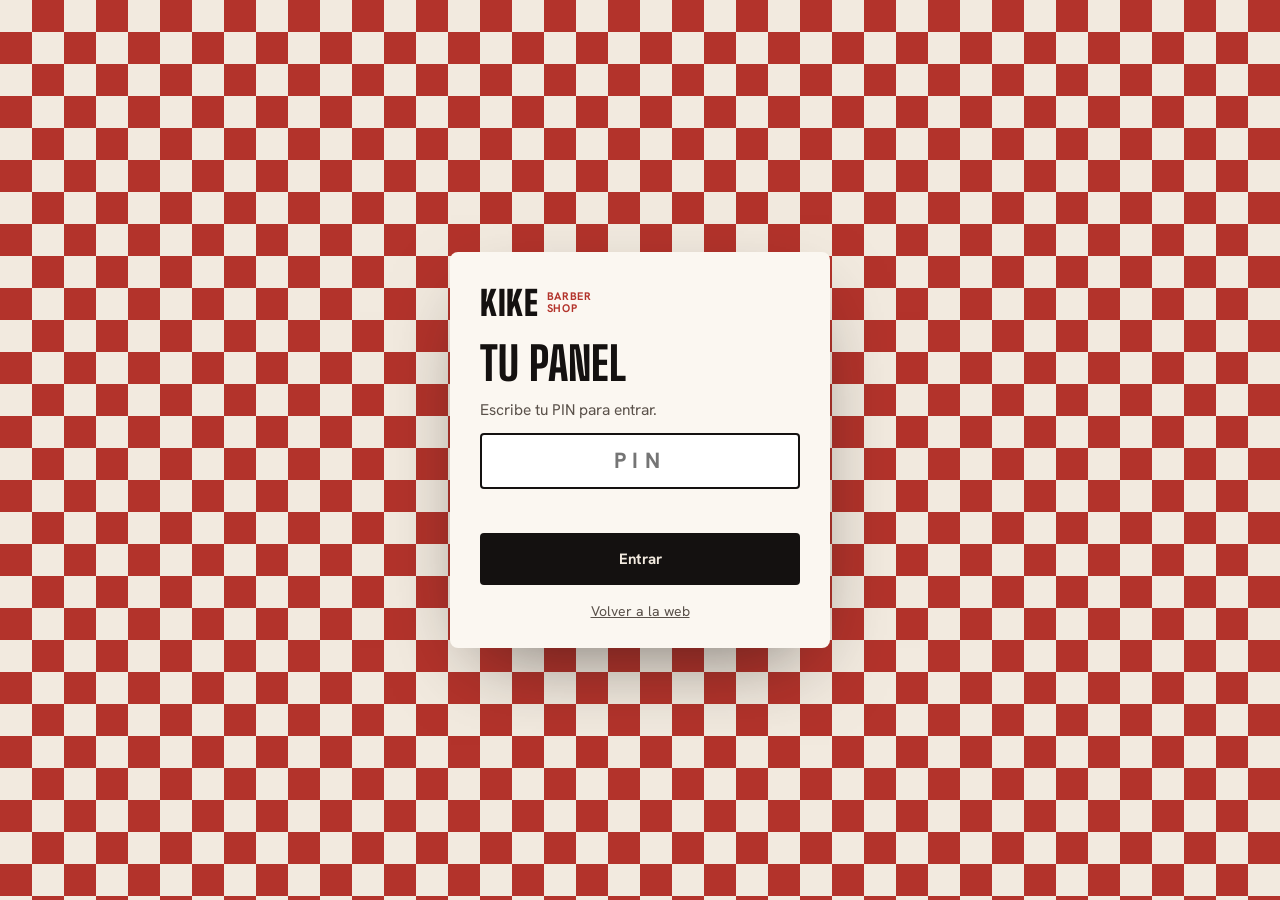
<file: panel.html>
<!doctype html><html lang="es"><head><meta charset="utf-8"><meta name="viewport" content="width=device-width,initial-scale=1">
<title>Panel · Kike barber shop</title><meta name="robots" content="noindex,nofollow"><meta name="theme-color" content="#F2EADF">
<link rel="preconnect" href="https://fonts.googleapis.com"><link rel="preconnect" href="https://fonts.gstatic.com" crossorigin>
<link href="https://fonts.googleapis.com/css2?family=Big+Shoulders+Display:wght@500;700;800;900&family=Hanken+Grotesk:wght@400;500;600;700&display=swap" rel="stylesheet">
<link rel="stylesheet" href="panel.css?v=6">
<link rel="icon" href="data:image/svg+xml,%3Csvg xmlns='http://www.w3.org/2000/svg' viewBox='0 0 32 32'%3E%3Crect width='32' height='32' rx='6' fill='%23141110'/%3E%3Ctext x='16' y='24' font-family='Arial Black' font-size='20' text-anchor='middle' fill='%23F2EADF'%3EK%3C/text%3E%3C/svg%3E">
</head><body>

<!-- acceso -->
<section class="login" data-login>
 <form class="lg-box" data-lform>
  <div class="lg-logo"><b>KIKE</b><span>barber<br>shop</span></div>
  <h1>Tu panel</h1>
  <p>Escribe tu PIN para entrar.</p>
  <input name="pin" type="password" inputmode="numeric" autocomplete="current-password" maxlength="12" aria-label="PIN" placeholder="PIN" required>
  <p class="lg-err" data-lerr role="alert"></p>
  <button class="b b-negro" type="submit">Entrar</button>
  <a class="lg-web" href="index.html">Volver a la web</a>
 </form>
</section>

<!-- panel -->
<div class="app" data-app hidden>
 <aside class="side">
  <div class="s-logo"><b>KIKE</b><span>barber<br>shop</span></div>
  <nav class="tabs" role="tablist" aria-label="Secciones">
   <button role="tab" data-tab="hoy" class="on"><svg viewBox="0 0 24 24"><circle cx="12" cy="12" r="8.5"/><path d="M12 7.5V12l3 2"/></svg>Hoy</button>
   <button role="tab" data-tab="agenda"><svg viewBox="0 0 24 24"><rect x="3.5" y="5" width="17" height="15.5" rx="2"/><path d="M3.5 10h17M8 3v4M16 3v4"/></svg>Agenda</button>
   <button role="tab" data-tab="disp"><svg viewBox="0 0 24 24"><rect x="3.5" y="5" width="17" height="15.5" rx="2"/><path d="M3.5 10h17M8 3v4M16 3v4M9 14l6 4M15 14l-6 4"/></svg>Días y horario</button>
   <button role="tab" data-tab="citas"><svg viewBox="0 0 24 24"><path d="M5 6h14M5 12h14M5 18h9"/></svg>Citas</button>
   <button role="tab" data-tab="stats"><svg viewBox="0 0 24 24"><path d="M5 20V11M12 20V5M19 20v-6"/></svg>Estadísticas</button>
  </nav>
  <div class="s-pie">
   <a href="reservar.html" target="_blank" rel="noopener">Ver la web de reservas</a>
   <button type="button" data-salir>Salir</button>
  </div>
 </aside>

 <main class="main">
  <header class="top">
   <div><p class="t-hola">Hola, Kike</p><h1 data-fecha>Hoy</h1></div>
   <div class="t-acc"><span class="sync" data-sync></span><button class="b b-rojo" type="button" data-nueva><svg viewBox="0 0 24 24"><path d="M12 5v14M5 12h14"/></svg>Nueva cita</button></div>
  </header>

  <!-- HOY -->
  <section class="tab on" data-p="hoy">
   <div class="kpis" data-kpis></div>
   <div class="g2">
    <div class="card"><div class="ch"><h2>Citas de hoy</h2><span class="ch-s" data-hoy-n></span></div><ul class="lista" data-hoy></ul></div>
    <div class="card"><div class="ch"><h2>Próximos días</h2></div><div data-prox></div></div>
   </div>
  </section>

  <!-- AGENDA -->
  <section class="tab" data-p="agenda">
   <div class="card">
    <div class="ch"><h2 data-sem-t>Esta semana</h2>
     <div class="nav-s"><button class="b b-sm" data-sem="-1" aria-label="Semana anterior">‹</button><button class="b b-sm" data-sem="0">Hoy</button><button class="b b-sm" data-sem="1" aria-label="Semana siguiente">›</button></div></div>
    <div class="ley"><span class="e-Pendiente">Pendiente</span><span class="e-Confirmada">Confirmada</span><span class="e-Hecha">Hecha</span><span class="ley-c">Cerrado</span><span class="ley-b">Hora bloqueada</span></div>
    <div class="ag" data-ag></div>
    <p class="nota">Toca una cita para verla o cambiarla. Toca un hueco libre para apuntar una cita.</p>
   </div>
  </section>

  <!-- DÍAS Y HORARIO -->
  <section class="tab" data-p="disp">
   <div class="g2 g-cal">
    <div class="card">
     <div class="ch"><h2>Cerrar o cambiar días</h2><div class="nav-s"><button class="b b-sm" data-mes="-1" aria-label="Mes anterior">‹</button><b data-mes-t></b><button class="b b-sm" data-mes="1" aria-label="Mes siguiente">›</button></div></div>
     <ol class="como"><li><b>Toca un día.</b> Si son varios seguidos (unas vacaciones), toca después el último.</li><li><b>Elige qué cierras:</b> todo el día, la mañana, la tarde o unas horas. Se guarda al momento.</li></ol>
     <div class="cal" data-cal></div>
     <div class="ley ley-cal"><span class="l-ab">Abierto</span><span class="ley-c">Cerrado</span><span class="ley-e">Menos horas</span><span class="ley-q">Horas quitadas</span></div>
     <div class="sel" data-sel hidden></div>
    </div>
    <div class="col">
     <div class="card"><div class="ch"><h2>Próximos cambios</h2></div><p class="ayuda">Lo que has cambiado. Si te equivocas, dale a «Deshacer».</p><ul class="cierres" data-cierres></ul></div>
     <div class="card"><div class="ch"><h2>Bloquear horas sueltas</h2></div>
      <p class="ayuda">Para un médico o un recado. Elige el día y toca las horas que no quieres dar; el resto del día sigue abierto.</p>
      <label class="fl">Día<input type="date" data-bq-dia></label>
      <div class="slots" data-bq-slots><p class="vacio">Elige un día.</p></div>
      <div data-bq-w></div>
      <label class="fl" data-bq-motl hidden>Motivo <small>(solo lo ves tú)</small><input data-bq-mot maxlength="60" placeholder="Por ejemplo: médico"></label>
      <div class="sel-b" data-bq-b hidden><button class="b b-negro" data-bq-ok>Guardar horas quitadas</button><button class="b b-claro" data-bq-no>Descartar</button></div>
     </div>
    </div>
   </div>
   <div class="card">
    <div class="ch"><h2>Horario de cada semana</h2>
     <label class="int">Citas cada <select data-int><option>15</option><option>20</option><option>30</option><option>45</option><option>60</option></select> min</label></div>
    <p class="ayuda">Tu horario normal de cada semana. Para un día concreto, usa el calendario de arriba.</p>
    <div class="hor" data-hor></div>
    <div class="sel-b hor-b" data-hor-b hidden><button class="b b-negro" data-hor-ok>Guardar horario</button><button class="b b-claro" data-hor-no>Descartar</button></div>
   </div>
  </section>

  <!-- CITAS -->
  <section class="tab" data-p="citas">
   <div class="card">
    <div class="ch ch-f"><h2>Todas las citas</h2>
     <div class="fil">
      <input type="search" data-bus placeholder="Buscar nombre, teléfono o servicio" aria-label="Buscar">
      <select data-fest aria-label="Estado"><option value="">Todos los estados</option></select>
      <select data-fcuando aria-label="Cuándo"><option value="prox">Próximas</option><option value="pas">Pasadas</option><option value="todas">Todas</option></select>
      <button class="b b-sm" data-csv>Descargar</button>
     </div></div>
    <div class="tabla-w"><table class="tabla"><thead><tr><th>Día</th><th>Hora</th><th>Cliente</th><th>Servicio</th><th>Estado</th><th>Origen</th></tr></thead><tbody data-tcitas></tbody></table></div>
    <p class="nota" data-tnota></p>
   </div>
  </section>

  <!-- ESTADÍSTICAS -->
  <section class="tab" data-p="stats">
   <div class="kpis" data-skpis></div>
   <div class="g2">
    <div class="card"><div class="ch"><h2>Citas por semana</h2><span class="ch-s">Últimas 8 semanas</span></div><div class="barras" data-sem-bar></div></div>
    <div class="card"><div class="ch"><h2>Servicios más pedidos</h2></div><ul class="mot" data-serv></ul></div>
    <div class="card"><div class="ch"><h2>Horas con más citas</h2></div><div class="horas" data-horas></div></div>
    <div class="card"><div class="ch"><h2>Clientes que más repiten</h2></div><ul class="rep" data-rep></ul></div>
   </div>
   <p class="nota">Se calcula con las citas guardadas, sin contar las canceladas. Los importes salen de los precios de cada servicio y son orientativos.</p>
  </section>
 </main>
</div>

<!-- cita: nueva o editar -->
<dialog class="dlg" data-dlg aria-labelledby="dlg-t">
 <form data-cform>
  <div class="d-h"><h2 id="dlg-t">Nueva cita</h2><button type="button" class="x" data-cerrar aria-label="Cerrar">×</button></div>
  <div class="d-estado" data-destado hidden></div>
  <div class="d-g">
   <label>Cliente<input name="nombre" required maxlength="60" autocomplete="off" placeholder="Nombre"></label>
   <label>Teléfono<input name="telefono" type="tel" inputmode="tel" maxlength="30" autocomplete="off" placeholder="600 000 000"></label>
   <label class="full">Servicio<select name="servicio"></select></label>
   <label>Día<input name="dia" type="date" required></label>
   <label>Hora<select name="hora" required></select></label>
   <label class="full">Nota <small>(opcional)</small><textarea name="nota" rows="2" maxlength="300" placeholder="Por ejemplo: degradado bajo"></textarea></label>
   <label class="chk full" data-dconf><input type="checkbox" name="confirmada" checked> Marcar como confirmada</label>
   <label class="chk full"><input type="checkbox" name="forzar"> Apuntarla aunque ese día o esa hora estén cerrados</label>
  </div>
  <p class="d-err" data-derr role="alert"></p>
  <div class="d-b"><a class="b b-claro d-wa" data-dwa target="_blank" rel="noopener" hidden>WhatsApp</a><button type="button" class="b b-claro" data-cerrar>Cancelar</button><button type="submit" class="b b-negro" data-dok>Guardar cita</button></div>
 </form>
</dialog>

<div class="toast" data-toast role="status" aria-live="polite"></div>
<script>window.KK_API="https://script.google.com/macros/s/AKfycbxceTsKCOBq0f1Pg_af9gslsN4xPUpsU4sjWmNALSZ4hpuAhJj1g47cHQdxfCi7GgOH/exec";</script>
<script src="panel.js?v=7"></script>
</body></html>
</file>
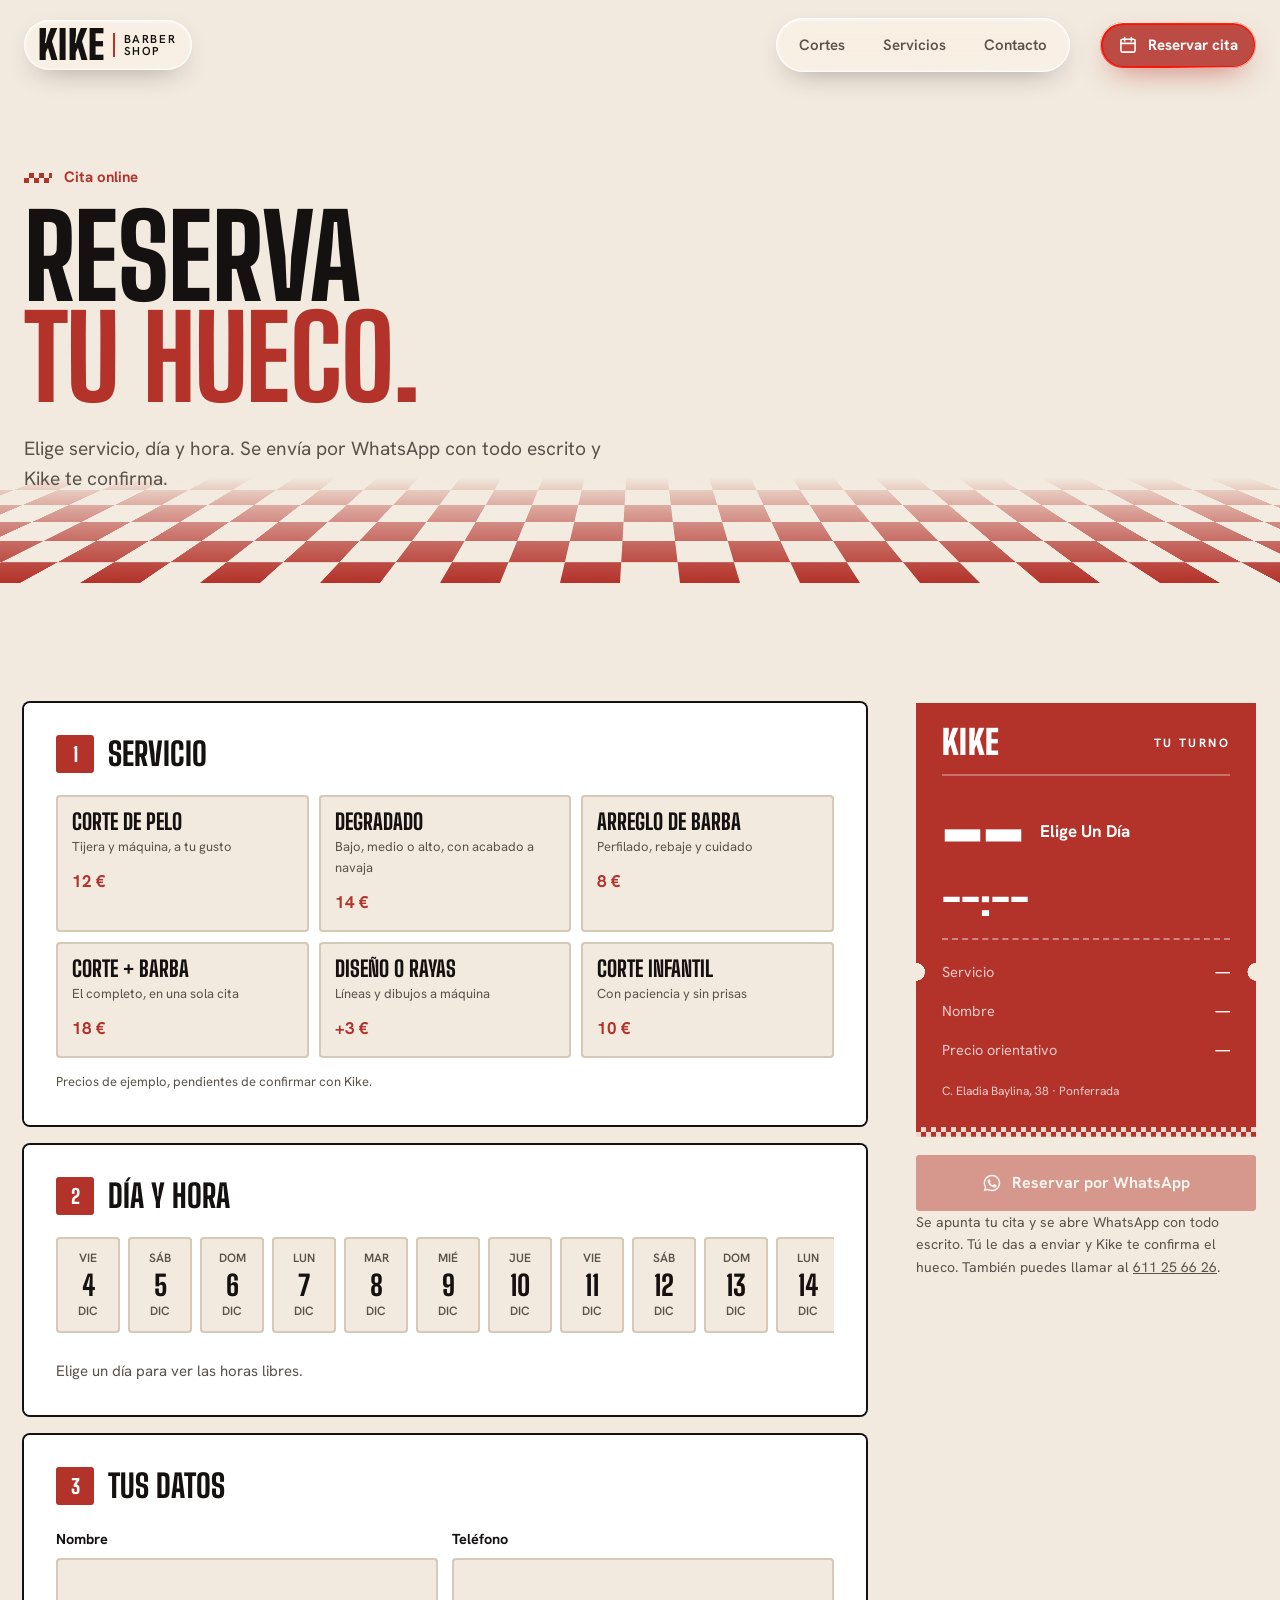
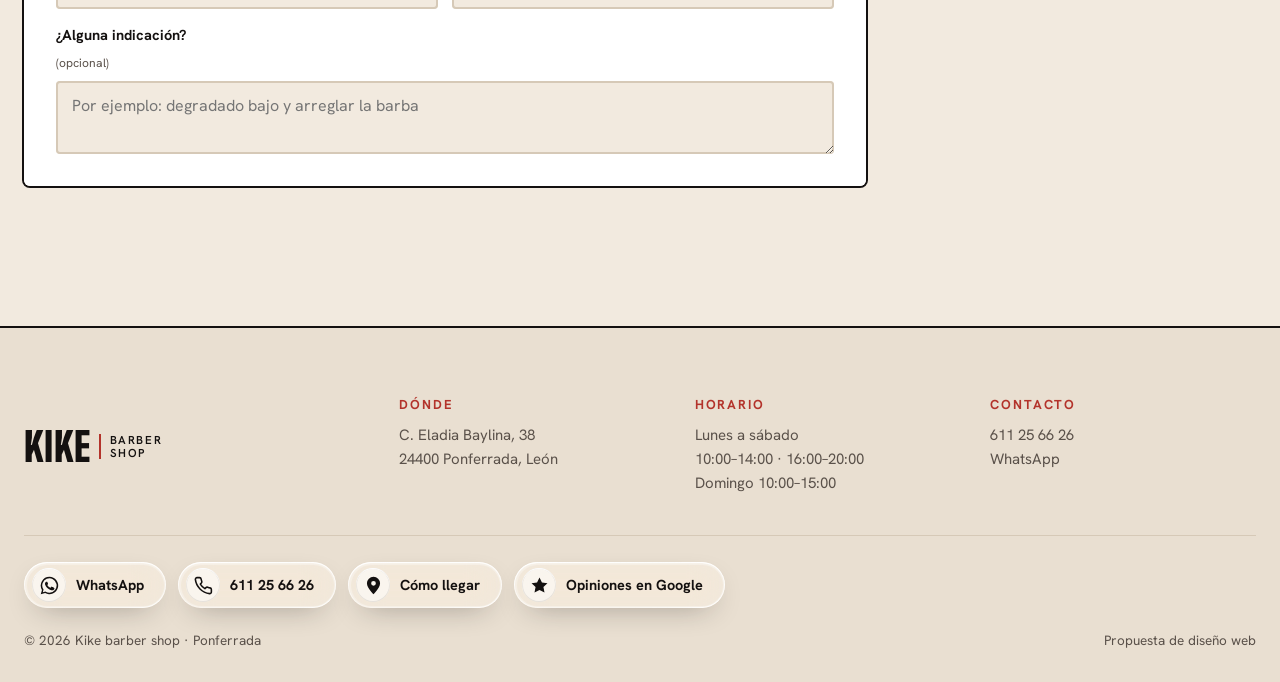
<file: reservar.html>
<!doctype html><html lang="es"><head><meta charset="utf-8"><meta name="viewport" content="width=device-width,initial-scale=1">
<title>Reservar cita · Kike barber shop, Ponferrada</title><meta name="description" content="Reserva tu cita en Kike barber shop: elige servicio, día y hora y te confirma por WhatsApp."><meta name="theme-color" content="#F4EDE3">
<meta property="og:title" content="Reservar cita · Kike barber shop, Ponferrada"><meta property="og:description" content="Reserva tu cita en Kike barber shop: elige servicio, día y hora y te confirma por WhatsApp."><meta property="og:image" content="https://lh3.googleusercontent.com/gps-cs-s/ANWiy9RfuHprUc3rnGcbM1A3zyf-CvxKDJDVWgKjWtLr16iZ3Kpk7zFpc_dN17jgUL-Ly8LM2PEFmnRR-L3FlOThOI7XkKhNLvNIBvD1MApnAXcPjlcRmmvzC1u2RWUtA8MP3RVNOuKhHUnoWady=w1200-k-no">
<link rel="preconnect" href="https://fonts.googleapis.com"><link rel="preconnect" href="https://fonts.gstatic.com" crossorigin>
<link href="https://fonts.googleapis.com/css2?family=Big+Shoulders+Display:wght@500;700;800;900&family=Hanken+Grotesk:wght@400;500;600;700&display=swap" rel="stylesheet"><link rel="stylesheet" href="styles.css?v=17">
<link rel="icon" href="data:image/svg+xml,%3Csvg xmlns='http://www.w3.org/2000/svg' viewBox='0 0 32 32'%3E%3Crect width='32' height='32' rx='6' fill='%23141110'/%3E%3Ctext x='16' y='24' font-family='Arial Black' font-size='20' text-anchor='middle' fill='%23F2EADF'%3EK%3C/text%3E%3C/svg%3E">
</head><body class="p-reservar">
<header class="top"><div class="wrap tin">
 <a class="logo vidrio" href="index.html?v=17" aria-label="Kike barber shop, inicio"><span class="lg-k">KIKE</span><span class="lg-b">barber<br>shop</span></a>
 <nav class="nav vidrio" aria-label="Principal"><a href="index.html#cortes?v=17">Cortes</a><a href="index.html#servicios?v=17">Servicios</a><a href="contacto.html?v=17">Contacto</a></nav>
 <a class="btn rojo hcta vidrio" href="reservar.html?v=17"><svg viewBox="0 0 24 24" aria-hidden="true"><g fill="none" stroke="currentColor" stroke-width="1.9" stroke-linecap="round"><rect x="3.5" y="5" width="17" height="15.5" rx="2"/><path d="M3.5 10h17M8 3v4M16 3v4"/></g></svg> Reservar cita</a>
 <button class="burger vidrio" aria-label="Abrir menú" aria-expanded="false" aria-controls="mm"><i></i><i></i></button>
</div></header>
<div class="mm" id="mm" aria-hidden="true"><a class="ml" href="index.html#cortes?v=17">Cortes</a><a class="ml" href="index.html#servicios?v=17">Servicios</a><a class="ml" href="contacto.html?v=17">Contacto</a><a class="btn rojo" href="reservar.html?v=17">Reservar cita</a></div>
<main>
<section class="ph"><div class="suelo s3" aria-hidden="true"></div><div class="wrap">
 <p class="kick rv">Cita online</p><h1 class="rv">Reserva<br><span class="rojo-t">tu hueco.</span></h1>
 <p class="lead rv">Elige servicio, día y hora. Se envía por WhatsApp con todo escrito y Kike te confirma.</p>
</div></section>
<section class="sec bk-s"><div class="wrap bk">
 <form class="bf" data-form onsubmit="return false">
  <fieldset class="rv"><legend><span>1</span>Servicio</legend>
   <div class="ops" data-svc><button type="button" class="opt" data-v="Corte de pelo" data-p="12"><b>Corte de pelo</b><small>Tijera y máquina, a tu gusto</small><em>12 €</em></button><button type="button" class="opt" data-v="Degradado" data-p="14"><b>Degradado</b><small>Bajo, medio o alto, con acabado a navaja</small><em>14 €</em></button><button type="button" class="opt" data-v="Arreglo de barba" data-p="8"><b>Arreglo de barba</b><small>Perfilado, rebaje y cuidado</small><em>8 €</em></button><button type="button" class="opt" data-v="Corte + barba" data-p="18"><b>Corte + barba</b><small>El completo, en una sola cita</small><em>18 €</em></button><button type="button" class="opt" data-v="Diseño o rayas" data-p="+3"><b>Diseño o rayas</b><small>Líneas y dibujos a máquina</small><em>+3 €</em></button><button type="button" class="opt" data-v="Corte infantil" data-p="10"><b>Corte infantil</b><small>Con paciencia y sin prisas</small><em>10 €</em></button></div>
   <p class="nota-p">Precios de ejemplo, pendientes de confirmar con Kike.</p></fieldset>
  <fieldset class="rv"><legend><span>2</span>Día y hora</legend>
   <div class="days" data-days></div><div class="slots" data-slots><p class="empty">Elige un día para ver las horas libres.</p></div></fieldset>
  <fieldset class="rv"><legend><span>3</span>Tus datos</legend>
   <div class="fl2"><label>Nombre<input name="n" autocomplete="name"></label><label>Teléfono<input name="t" type="tel" inputmode="tel" autocomplete="tel"></label></div>
   <label>¿Alguna indicación? <small>(opcional)</small><textarea name="m" rows="2" placeholder="Por ejemplo: degradado bajo y arreglar la barba"></textarea></label></fieldset>
 </form>
 <aside class="tk-w rv">
  <div class="tk">
   <div class="tk-top"><span class="lg-k">KIKE</span><span class="tk-l">Tu turno</span></div>
   <div class="tk-dia"><b data-cd>--</b><div><span data-cw>Elige un día</span><span data-cm></span></div></div>
   <div class="tk-hora" data-ch>--:--</div>
   <dl><div><dt>Servicio</dt><dd data-s="v">—</dd></div><div><dt>Nombre</dt><dd data-s="n">—</dd></div><div><dt>Precio orientativo</dt><dd data-s="p">—</dd></div></dl>
   <div class="tk-pie"><span>C. Eladia Baylina, 38 · Ponferrada</span></div>
  </div>
  <button class="btn rojo full" data-send disabled><svg viewBox="0 0 24 24" aria-hidden="true"><path fill="currentColor" d="M12 2a10 10 0 0 0-8.6 15.1L2 22l5-1.3A10 10 0 1 0 12 2zm0 18.2c-1.5 0-3-.4-4.3-1.2l-.3-.2-3 .8.8-2.9-.2-.3A8.2 8.2 0 1 1 12 20.2zm4.5-6.1c-.2-.1-1.5-.7-1.7-.8-.2-.1-.4-.1-.6.1l-.8 1c-.1.2-.3.2-.5.1a6.7 6.7 0 0 1-3.3-2.9c-.3-.4.2-.4.7-1.4.1-.2 0-.3 0-.4l-.8-1.8c-.2-.5-.4-.4-.6-.4h-.5a1 1 0 0 0-.7.3c-.2.3-.9.9-.9 2.2s1 2.6 1.1 2.7c.1.2 1.9 2.9 4.6 4 1.7.7 2.4.8 3.2.7.5-.1 1.5-.6 1.8-1.2.2-.6.2-1.1.1-1.2l-.5-.3z"/></svg> Reservar por WhatsApp</button>
  <p class="res" data-res role="status" hidden></p>
  <p class="mu sm">Se apunta tu cita y se abre WhatsApp con todo escrito. Tú le das a enviar y Kike te confirma el hueco. También puedes llamar al <a href="tel:+34611256626">611 25 66 26</a>.</p>
 </aside>
</div></section>
</main>
<footer class="pie"><div class="wrap">
 <div class="pie-g">
  <a class="logo" href="index.html?v=17"><span class="lg-k">KIKE</span><span class="lg-b">barber<br>shop</span></a>
  <div><h4>Dónde</h4><p><a href="https://www.google.com/maps/search/?api=1&query=Kike+barber+shop+Ponferrada" target="_blank" rel="noopener">C. Eladia Baylina, 38<br>24400 Ponferrada, León</a></p></div>
  <div><h4>Horario</h4><p>Lunes a sábado<br>10:00–14:00 · 16:00–20:00<br>Domingo 10:00–15:00</p></div>
  <div><h4>Contacto</h4><p><a href="tel:+34611256626">611 25 66 26</a><br><a href="https://wa.me/34611256626" target="_blank" rel="noopener">WhatsApp</a></p></div>
 </div>
 <div class="redes pie-r"><a class="rd rd-wa" href="https://wa.me/34611256626" target="_blank" rel="noopener"><span class="rd-i"><svg viewBox="0 0 24 24" aria-hidden="true"><path fill="currentColor" d="M12 2a10 10 0 0 0-8.6 15.1L2 22l5-1.3A10 10 0 1 0 12 2zm0 18.2c-1.5 0-3-.4-4.3-1.2l-.3-.2-3 .8.8-2.9-.2-.3A8.2 8.2 0 1 1 12 20.2zm4.5-6.1c-.2-.1-1.5-.7-1.7-.8-.2-.1-.4-.1-.6.1l-.8 1c-.1.2-.3.2-.5.1a6.7 6.7 0 0 1-3.3-2.9c-.3-.4.2-.4.7-1.4.1-.2 0-.3 0-.4l-.8-1.8c-.2-.5-.4-.4-.6-.4h-.5a1 1 0 0 0-.7.3c-.2.3-.9.9-.9 2.2s1 2.6 1.1 2.7c.1.2 1.9 2.9 4.6 4 1.7.7 2.4.8 3.2.7.5-.1 1.5-.6 1.8-1.2.2-.6.2-1.1.1-1.2l-.5-.3z"/></svg></span><span>WhatsApp</span></a><a class="rd rd-tl" href="tel:+34611256626"><span class="rd-i"><svg viewBox="0 0 24 24" aria-hidden="true"><path fill="none" stroke="currentColor" stroke-width="1.8" stroke-linejoin="round" d="M21 16.6v2.8a1.9 1.9 0 0 1-2.1 1.9A18.6 18.6 0 0 1 2.7 5.1 1.9 1.9 0 0 1 4.6 3h2.8a1.9 1.9 0 0 1 1.9 1.6c.1.9.4 1.8.7 2.6a1.9 1.9 0 0 1-.4 2L8.4 10.4a15 15 0 0 0 5.2 5.2l1.2-1.2a1.9 1.9 0 0 1 2-.4c.8.3 1.7.6 2.6.7a1.9 1.9 0 0 1 1.6 1.9z"/></svg></span><span>611 25 66 26</span></a><a class="rd rd-gm" href="https://www.google.com/maps/search/?api=1&query=Kike+barber+shop+Ponferrada" target="_blank" rel="noopener"><span class="rd-i"><svg viewBox="0 0 24 24" aria-hidden="true"><path fill="currentColor" d="M12 2a7.5 7.5 0 0 0-7.5 7.5c0 5.6 7.5 12.5 7.5 12.5s7.5-6.9 7.5-12.5A7.5 7.5 0 0 0 12 2zm0 10.2a2.7 2.7 0 1 1 0-5.4 2.7 2.7 0 0 1 0 5.4z"/></svg></span><span>Cómo llegar</span></a><a class="rd rd-gr" href="https://www.google.com/maps/search/?api=1&query=Kike+barber+shop+Ponferrada" target="_blank" rel="noopener"><span class="rd-i"><svg viewBox="0 0 24 24" aria-hidden="true"><path fill="currentColor" d="m12 2.8 2.8 5.8 6.3.8-4.6 4.4 1.2 6.3L12 17.1l-5.7 3 1.2-6.3-4.6-4.4 6.3-.8z"/></svg></span><span>Opiniones en Google</span></a></div>
 <div class="pie-b"><span>© 2026 Kike barber shop · Ponferrada</span><span>Propuesta de diseño web</span></div>
</div></footer>
<script>window.KK_HOURS=[[["10:00", "14:00"], ["16:00", "20:00"]], [["10:00", "14:00"], ["16:00", "20:00"]], [["10:00", "14:00"], ["16:00", "20:00"]], [["10:00", "14:00"], ["16:00", "20:00"]], [["10:00", "14:00"], ["16:00", "20:00"]], [["10:00", "14:00"], ["16:00", "20:00"]], [["10:00", "15:00"]]];window.KK_WA="https://wa.me/34611256626";window.KK_API="https://script.google.com/macros/s/AKfycbxceTsKCOBq0f1Pg_af9gslsN4xPUpsU4sjWmNALSZ4hpuAhJj1g47cHQdxfCi7GgOH/exec";</script>
<script src="app.js?v=17"></script></body></html>
</file>
<file: panel.css>
:root{
 --negro:#141110;--crema:#F2EADF;--papel:#E9DFD1;--carta:#FBF7F1;--rojo:#B3332B;--rojo2:#962920;--oro:#C9A24B;
 --tinta:#141110;--tinta2:#5A514A;--linea:#DDD1C1;
 --d:"Big Shoulders Display",Impact,sans-serif;--b:"Hanken Grotesk",system-ui,sans-serif;--ease:cubic-bezier(.2,.75,.2,1);
 --pend:#B7791F;--pend-c:#FBEFD6;--conf:#2F7A43;--conf-c:#E1F1E3;--hecha:#5A514A;--hecha-c:#ECE6DD;--canc:#9A9089;--nov:#B3332B;--nov-c:#F7E0DD
}
*,*::before,*::after{box-sizing:border-box;margin:0;padding:0}
html{-webkit-text-size-adjust:100%}
body{font:400 15.5px/1.5 var(--b);color:var(--tinta);background:var(--crema);-webkit-font-smoothing:antialiased}
[hidden]{display:none!important}
a{color:inherit}
button,input,select,textarea{font:inherit;color:inherit}
h1,h2{font-family:var(--d);font-weight:800;text-transform:uppercase;letter-spacing:0;line-height:.95}
svg{width:20px;height:20px;fill:none;stroke:currentColor;stroke-width:1.9;stroke-linecap:round;stroke-linejoin:round}
:focus-visible{outline:2px solid var(--oro);outline-offset:2px}

/* botones */
.b{display:inline-flex;align-items:center;justify-content:center;gap:8px;height:46px;padding:0 20px;border:0;border-radius:4px;background:var(--papel);font-weight:700;font-size:15px;cursor:pointer;text-decoration:none;transition:background .2s,transform .15s var(--ease)}
.b:active{transform:scale(.97)}.b:disabled{opacity:.5;cursor:wait}
.b-negro{background:var(--negro);color:var(--crema)}.b-negro:hover{background:#2A2420}
.b-rojo{background:var(--rojo);color:#fff}.b-rojo:hover{background:var(--rojo2)}
.b-claro{background:transparent;box-shadow:inset 0 0 0 1.5px var(--linea)}.b-claro:hover{box-shadow:inset 0 0 0 1.5px var(--tinta)}
.b-sm{height:36px;padding:0 13px;font-size:13.5px}

/* acceso */
.login{min-height:100vh;display:grid;place-items:center;padding:24px;background:
 conic-gradient(var(--rojo) 25%,var(--crema) 0 50%,var(--rojo) 0 75%,var(--crema) 0) 0 0/64px 64px}
.lg-box{width:min(380px,100%);padding:34px 30px 26px;background:var(--carta);border-radius:8px;box-shadow:0 30px 80px -30px rgba(20,17,16,.6);display:flex;flex-direction:column;gap:12px}
.lg-logo,.s-logo{display:flex;align-items:center;gap:8px}
.lg-logo b,.s-logo b{font:900 34px/1 var(--d);letter-spacing:.02em}
.lg-logo span,.s-logo span{font:700 11px/1.05 var(--b);text-transform:uppercase;letter-spacing:.06em;color:var(--rojo)}
.lg-box h1{font-size:46px;margin-top:10px}
.lg-box p{color:var(--tinta2)}
.lg-box input{height:56px;padding:0 16px;border-radius:4px;border:0;box-shadow:inset 0 0 0 1.5px var(--linea);background:#fff;font:700 22px var(--b);letter-spacing:.3em;text-align:center}
.lg-box input:focus{outline:none;box-shadow:inset 0 0 0 2px var(--negro)}
.lg-err{min-height:20px;color:var(--rojo);font-weight:600;font-size:14px}
.lg-box .b{height:52px}
.lg-web{text-align:center;font-size:14px;color:var(--tinta2);margin-top:4px}

/* estructura */
.app{display:grid;grid-template-columns:232px 1fr;min-height:100vh}
.side{position:sticky;top:0;height:100vh;display:flex;flex-direction:column;gap:28px;padding:22px 16px;background:var(--negro);color:var(--crema)}
.side .s-logo span{color:#E7877F}
.tabs{display:grid;gap:4px}
.tabs button{display:flex;align-items:center;gap:12px;padding:12px 14px;border:0;border-radius:4px;background:transparent;font-weight:600;font-size:15px;color:rgba(242,234,223,.72);cursor:pointer;text-align:left;transition:.2s}
.tabs button:hover{background:rgba(242,234,223,.08);color:var(--crema)}
.tabs button.on{background:var(--crema);color:var(--negro)}
.s-pie{margin-top:auto;display:grid;gap:6px;font-size:14px}
.s-pie a,.s-pie button{padding:10px 14px;border:0;border-radius:4px;background:rgba(242,234,223,.08);color:rgba(242,234,223,.85);text-decoration:none;cursor:pointer;text-align:left}
.s-pie a:hover,.s-pie button:hover{background:rgba(242,234,223,.16)}
.main{min-width:0;padding:24px 32px 60px}
.top{display:flex;justify-content:space-between;align-items:flex-end;gap:18px;margin-bottom:22px;flex-wrap:wrap}
.t-hola{color:var(--tinta2);font-weight:600;font-size:14px}
.top h1{font-size:clamp(34px,4vw,52px)}
.t-acc{display:flex;align-items:center;gap:14px}
.sync{font-size:13px;color:var(--tinta2)}.sync.mal{color:var(--rojo);font-weight:700}
.tab{display:none}.tab.on{display:block;animation:entra .35s var(--ease)}
@keyframes entra{from{opacity:0;transform:translateY(6px)}}
.card{background:var(--carta);border-radius:8px;padding:20px;box-shadow:inset 0 0 0 1px var(--linea);min-width:0}
.ch{display:flex;justify-content:space-between;align-items:center;gap:12px;margin-bottom:14px;flex-wrap:wrap}
.ch h2{font-size:28px}
.ch-s{font-size:13px;color:var(--tinta2);font-weight:600}
.g2{display:grid;grid-template-columns:1fr 1fr;gap:14px;margin-bottom:14px}
.col{display:grid;gap:14px;align-content:start}
.vacio{color:var(--tinta2);font-size:14.5px;padding:10px 0;list-style:none}
.nota,.ayuda{font-size:13.5px;color:var(--tinta2);margin-top:10px}
.ayuda{margin:0 0 14px}
.mu{color:var(--tinta2)}

/* kpis */
.kpis{display:grid;grid-template-columns:repeat(4,1fr);gap:14px;margin-bottom:14px}
.kpi{padding:16px 18px;border-radius:8px;background:var(--carta);box-shadow:inset 0 0 0 1px var(--linea);display:grid;gap:2px;min-width:0}
.kpi small{font-size:13px;font-weight:700;color:var(--tinta2)}
.kpi b{font:800 38px/1.05 var(--d);white-space:nowrap;overflow:hidden;text-overflow:ellipsis}
.kpi span{font-size:13px;color:var(--tinta2);white-space:nowrap;overflow:hidden;text-overflow:ellipsis}
.kpi-n{background:var(--negro);color:var(--crema);box-shadow:none}.kpi-n small,.kpi-n span{color:rgba(242,234,223,.7)}

/* estados */
.pill{display:inline-block;padding:4px 10px;border-radius:999px;font-size:12px;font-weight:700;white-space:nowrap}
.e-Pendiente{--c:var(--pend);--cc:var(--pend-c)}.e-Confirmada{--c:var(--conf);--cc:var(--conf-c)}.e-Hecha{--c:var(--hecha);--cc:var(--hecha-c)}
.e-Cancelada{--c:var(--canc);--cc:#F1EDE8}.e-Novino{--c:var(--nov);--cc:var(--nov-c)}
.pill,.est-s{background:var(--cc);color:var(--c)}
.dot{width:9px;height:9px;border-radius:50%;background:var(--c);flex:none}

/* lista de hoy */
.lista{list-style:none}
.it{display:grid;grid-template-columns:62px 1fr auto 38px;gap:12px;align-items:center;padding:12px 0;border-top:1px solid var(--linea);cursor:pointer}
.it:first-child{border-top:0}
.it time{font:800 24px/1 var(--d)}.it time small{display:block;font:600 12px var(--b);color:var(--tinta2)}
.it-t{min-width:0}.it-t b{display:block;white-space:nowrap;overflow:hidden;text-overflow:ellipsis}
.it-t small{display:block;color:var(--tinta2);font-size:13.5px;white-space:nowrap;overflow:hidden;text-overflow:ellipsis}
.est-s{height:34px;padding:0 28px 0 12px;border:0;border-radius:999px;font-size:13px;font-weight:700;cursor:pointer;appearance:none;-webkit-appearance:none;background-image:linear-gradient(45deg,transparent 50%,currentColor 50%),linear-gradient(135deg,currentColor 50%,transparent 50%);background-position:calc(100% - 14px) 15px,calc(100% - 9px) 15px;background-size:5px 5px;background-repeat:no-repeat}
.ic-wa{display:grid;place-items:center;width:38px;height:38px;border-radius:50%;background:#E5F6EB;color:#1A9E4B}
.ic-wa svg{width:19px;height:19px;fill:currentColor;stroke:none}.ic-wa.off{background:transparent}
.pd{padding:10px 0;border-top:1px solid var(--linea)}.pd:first-child{border-top:0;padding-top:0}
.pd-h{display:flex;align-items:baseline;gap:8px}
.pd-h span{color:var(--tinta2);font-size:13.5px}
.pd-h em{margin-left:auto;font-style:normal;font-size:13px;font-weight:700;color:var(--tinta2)}
.pd-h em.cerr{color:var(--rojo)}
.pd-l{list-style:none;display:flex;flex-wrap:wrap;gap:6px;margin-top:8px}
.pd-l li{display:flex;align-items:center;gap:7px;padding:5px 10px;border-radius:999px;background:var(--crema);font-size:13px;cursor:pointer}
.pd-l time{font-weight:700}

/* agenda */
.nav-s{display:flex;align-items:center;gap:6px}
.nav-s b{min-width:130px;text-align:center;font-weight:700}
.ley{display:flex;flex-wrap:wrap;gap:14px;font-size:12.5px;color:var(--tinta2);margin-bottom:12px}
.ley span{display:flex;align-items:center;gap:6px}
.ley span::before{content:"";width:12px;height:12px;border-radius:3px;background:var(--cc,var(--papel));box-shadow:inset 3px 0 0 var(--c,transparent)}
.ley-c::before{background:repeating-linear-gradient(135deg,rgba(179,51,43,.18) 0 3px,transparent 3px 6px)!important}
.ley-b::before{background:repeating-linear-gradient(135deg,rgba(20,17,16,.16) 0 3px,transparent 3px 6px)!important}
.ag{overflow-x:auto;padding-bottom:6px}
.ag-h,.ag-b{display:grid;grid-template-columns:48px repeat(7,minmax(104px,1fr));gap:6px;min-width:820px}
.ag-h span{font-size:13px;font-weight:700;color:var(--tinta2);padding:0 4px 8px}
.ag-h span b{font:800 20px var(--d);color:var(--tinta);margin-left:2px}
.ag-h span.hoy{color:var(--rojo)}.ag-h span.hoy b{color:var(--rojo)}
.ag-b{position:relative}
.ag-hrs{position:relative;height:var(--alto)}
.ag-hrs span{position:absolute;right:6px;transform:translateY(-6px);font-size:11.5px;color:var(--tinta2)}
.ag-col{position:relative;height:var(--alto);border-radius:6px;background:repeating-linear-gradient(transparent 0 59px,var(--linea) 59px 60px),#EFE7DB;overflow:hidden}
.ag-col.hoy{box-shadow:inset 0 0 0 2px var(--rojo)}
.ag-col.pas{opacity:.62}
.ag-ab{position:absolute;left:0;right:0;background:var(--carta)}
.ag-cerr{position:absolute;inset:0;display:grid;place-items:center;background:repeating-linear-gradient(135deg,rgba(179,51,43,.14) 0 6px,transparent 6px 12px),#F4E7E2;z-index:1}
.ag-cerr.fondo{z-index:0}
.ag-cerr span{writing-mode:vertical-rl;transform:rotate(180deg);font:800 22px var(--d);text-transform:uppercase;color:var(--rojo);letter-spacing:.04em}
.ag-hu{position:absolute;left:3px;right:3px;border:0;border-radius:4px;background:transparent;font-size:11.5px;font-weight:700;color:transparent;cursor:pointer;z-index:1;transition:.15s}
.ag-hu:hover,.ag-hu:focus-visible{background:rgba(20,17,16,.06);color:var(--tinta2)}
.ag-hu.bq{background:repeating-linear-gradient(135deg,rgba(20,17,16,.12) 0 4px,transparent 4px 8px);color:var(--tinta2);cursor:default}
.ag-ci{position:absolute;left:3px;right:3px;z-index:2;display:block;padding:3px 7px;border:0;border-radius:4px;background:var(--cc);box-shadow:inset 3px 0 0 var(--c);text-align:left;font-size:12px;line-height:1.25;color:var(--tinta);overflow:hidden;cursor:pointer;white-space:nowrap;text-overflow:ellipsis}
.ag-ci small{display:block;color:var(--tinta2);font-size:11px;overflow:hidden;text-overflow:ellipsis}
.ag-ci:hover{filter:brightness(.96)}

/* días y horario */
.guardar{position:sticky;top:10px;z-index:20;display:flex;justify-content:space-between;align-items:center;gap:12px;flex-wrap:wrap;margin-bottom:14px;padding:12px 14px 12px 18px;border-radius:8px;background:var(--negro);color:var(--crema);box-shadow:0 16px 40px -18px rgba(20,17,16,.7);font-weight:600}
.guardar div{display:flex;gap:8px}
.guardar .b-claro{color:var(--crema);box-shadow:inset 0 0 0 1.5px rgba(242,234,223,.35)}
.g-cal{grid-template-columns:1.25fr 1fr;align-items:start}
.cal{display:grid;grid-template-columns:repeat(7,minmax(0,1fr));gap:5px}
.cal-h{font-size:12px;font-weight:700;color:var(--tinta2);text-align:center;padding-bottom:2px}
.cd{position:relative;aspect-ratio:1/.9;min-height:52px;border:0;border-radius:6px;background:#fff;box-shadow:inset 0 0 0 1px var(--linea);display:flex;flex-direction:column;align-items:flex-start;justify-content:space-between;padding:6px 7px;cursor:pointer;text-align:left;transition:box-shadow .15s,background .15s}
.cd b{font:800 20px/1 var(--d)}
.cd small{font-size:10.5px;font-weight:700;line-height:1.1;color:var(--rojo);overflow:hidden;text-overflow:ellipsis;white-space:nowrap;max-width:100%}
.cd:hover:not(:disabled){box-shadow:inset 0 0 0 2px var(--negro)}
.cd.pas{background:transparent;box-shadow:none;color:#B4AAA0;cursor:default}
.cd.hoy b{color:var(--rojo)}.cd.hoy{box-shadow:inset 0 0 0 2px var(--rojo)}
.cd.cierre{background:repeating-linear-gradient(135deg,rgba(179,51,43,.16) 0 5px,transparent 5px 10px),#F8E9E6}
.cd.horc{background:#EFE9E1}.cd.horc small{color:var(--tinta2)}
.cd.sel{background:var(--negro);color:var(--crema);box-shadow:none}.cd.sel small{color:#F0B8B3}
.cd-n{position:absolute;top:6px;right:6px;min-width:18px;height:18px;padding:0 5px;border-radius:999px;background:var(--papel);font:700 11px/18px var(--b);font-style:normal;text-align:center;color:var(--tinta)}
.cd-bq{position:absolute;right:7px;bottom:7px;width:8px;height:8px;border-radius:50%;background:var(--tinta2)}
.sel{margin-top:14px;padding:16px;border-radius:8px;background:var(--crema);box-shadow:inset 0 0 0 1px var(--linea);animation:entra .3s var(--ease)}
.sel-t{font-weight:700;font-size:16px;margin-bottom:10px}
.chips{display:flex;flex-wrap:wrap;gap:6px;margin-bottom:12px}
.chip{height:34px;padding:0 13px;border:0;border-radius:999px;background:#fff;box-shadow:inset 0 0 0 1.5px var(--linea);font-size:13.5px;font-weight:600;cursor:pointer}
.chip.on{background:var(--negro);color:var(--crema);box-shadow:none}
.chip-in{height:34px;padding:0 13px;border:0;border-radius:999px;box-shadow:inset 0 0 0 1.5px var(--linea);background:#fff;font-size:13.5px;min-width:0;width:150px}
.sel-b{display:flex;flex-wrap:wrap;gap:8px}
.sel-w{margin-top:14px;padding:12px 14px;border-radius:6px;background:var(--pend-c);font-size:14px}
.sel-w ul{list-style:none;margin-top:8px;display:grid;gap:6px}
.sel-w li{display:flex;justify-content:space-between;gap:10px;flex-wrap:wrap}
.sel-w a{color:#1A7A3F;font-weight:700}
.cierres{list-style:none}
.cierres li{display:flex;justify-content:space-between;align-items:center;gap:10px;padding:10px 0;border-top:1px solid var(--linea)}
.cierres li:first-child{border-top:0}
.cierres li div{display:flex;flex-direction:column}
.cierres li span{font-size:13.5px;color:var(--rojo);font-weight:600}
.fl{display:flex;flex-direction:column;gap:6px;font-size:13.5px;font-weight:700;margin-bottom:12px}
.fl small{font-weight:400;color:var(--tinta2)}
.fl input{height:44px;padding:0 12px;border:0;border-radius:4px;box-shadow:inset 0 0 0 1.5px var(--linea);background:#fff;font-weight:500;font-size:15px}
.slots{display:grid;grid-template-columns:repeat(auto-fill,minmax(68px,1fr));gap:6px;margin-bottom:12px}
.slots .vacio{grid-column:1/-1}
.sl{height:40px;border:0;border-radius:4px;background:#fff;box-shadow:inset 0 0 0 1.5px var(--linea);font-weight:700;font-size:14px;cursor:pointer;display:flex;flex-direction:column;align-items:center;justify-content:center;line-height:1}
.sl small{font-size:10px;font-weight:600;color:var(--tinta2)}
.sl.on{background:repeating-linear-gradient(135deg,rgba(242,234,223,.2) 0 4px,transparent 4px 8px),var(--negro);color:var(--crema);box-shadow:none}
.sl:disabled{opacity:.5;cursor:not-allowed}
.sl.ci{background:var(--conf-c)}
.bq-l{grid-column:1/-1;display:flex;flex-wrap:wrap;gap:6px;align-items:center;margin-top:8px;padding-top:12px;border-top:1px solid var(--linea)}
.bq-l p{width:100%;font-size:13px;font-weight:700;color:var(--tinta2)}
.int{display:flex;align-items:center;gap:8px;font-size:14px;font-weight:600}
.int select{height:36px;padding:0 8px;border:0;border-radius:4px;box-shadow:inset 0 0 0 1.5px var(--linea);background:#fff}
.hor{display:grid}
.hr{display:grid;grid-template-columns:110px 130px 1fr;gap:14px;align-items:center;padding:12px 0;border-top:1px solid var(--linea)}
.hr:first-child{border-top:0}
.hr.off b{color:var(--tinta2)}
.sw{display:flex;align-items:center;gap:8px;cursor:pointer;font-size:13.5px;font-weight:600}
.sw input{position:absolute;opacity:0;width:1px;height:1px}
.sw span{position:relative;width:42px;height:24px;border-radius:999px;background:#CFC4B6;transition:.2s;flex:none}
.sw span::after{content:"";position:absolute;left:3px;top:3px;width:18px;height:18px;border-radius:50%;background:#fff;transition:transform .2s var(--ease)}
.sw input:checked+span{background:var(--conf)}.sw input:checked+span::after{transform:translateX(18px)}
.sw input:focus-visible+span{outline:2px solid var(--oro);outline-offset:2px}
.sw em{font-style:normal}
.tr{display:flex;flex-wrap:wrap;gap:8px;align-items:center}
.tm{display:inline-flex;align-items:center;gap:4px;padding:4px 4px 4px 8px;border-radius:6px;background:#fff;box-shadow:inset 0 0 0 1.5px var(--linea)}
.tm input{height:32px;border:0;background:transparent;font-weight:700;font-size:14.5px;width:96px}
.tm i{font-style:normal;color:var(--tinta2)}
.tm button{width:28px;height:28px;border:0;border-radius:4px;background:transparent;font-size:18px;color:var(--tinta2);cursor:pointer}
.tm button:hover{background:var(--papel);color:var(--rojo)}

/* citas */
.ch-f{align-items:flex-end}
.fil{display:flex;flex-wrap:wrap;gap:8px}
.fil input,.fil select{height:36px;padding:0 12px;border:0;border-radius:4px;box-shadow:inset 0 0 0 1.5px var(--linea);background:#fff;font-size:14px}
.fil input{min-width:240px}
.tabla-w{overflow-x:auto}
.tabla{width:100%;border-collapse:collapse;font-size:14.5px;min-width:640px}
.tabla th{text-align:left;font-size:12.5px;color:var(--tinta2);padding:8px;border-bottom:1.5px solid var(--linea)}
.tabla td{padding:11px 8px;border-bottom:1px solid var(--linea);vertical-align:middle}
.tabla td small{display:block;color:var(--tinta2);font-size:12.5px}
.tabla tr[data-id]{cursor:pointer}.tabla tr[data-id]:hover{background:#F6EFE5}

/* estadísticas */
.barras{display:flex;align-items:flex-end;gap:10px;height:220px;padding-top:16px}
.barras div{flex:1;height:100%;display:flex;flex-direction:column;align-items:center;justify-content:flex-end;gap:6px;min-width:0}
.barras i{width:100%;max-width:46px;height:var(--h);min-height:3px;border-radius:4px 4px 2px 2px;background:#CDBFAE;animation:crece .8s var(--ease) both}
.barras i.act{background:var(--rojo)}
.barras b{font-size:13px}.barras span{font-size:11.5px;color:var(--tinta2);white-space:nowrap}
@keyframes crece{from{height:0}}
.mot{list-style:none;display:grid;gap:12px}
.mot li{display:grid;grid-template-columns:1fr 40px;gap:6px 10px;align-items:center;font-size:14.5px}
.mot i{grid-column:1/-1;grid-row:2;height:10px;border-radius:10px;background:var(--papel);position:relative;overflow:hidden}
.mot i::after{content:"";position:absolute;inset:0 auto 0 0;width:var(--w);border-radius:10px;background:var(--negro)}
.mot b{text-align:right;grid-row:1;grid-column:2}
.horas{display:flex;gap:6px;align-items:flex-end}
.horas div{flex:1;display:flex;flex-direction:column;align-items:center;gap:6px}
.horas i{width:100%;aspect-ratio:1;border-radius:6px;background:rgba(179,51,43,var(--o));display:grid;place-items:center}
.horas i b{font-size:13px;color:#fff;text-shadow:0 1px 2px rgba(0,0,0,.25)}
.horas span{font-size:12px;color:var(--tinta2)}
.rep{list-style:none}
.rep li{display:flex;justify-content:space-between;gap:10px;padding:9px 0;border-top:1px solid var(--linea);font-size:14.5px}
.rep li:first-child{border-top:0}.rep li span{color:var(--tinta2);font-size:13.5px}

/* diálogo */
.dlg{margin:auto;width:min(560px,calc(100% - 20px));border:0;border-radius:10px;padding:0;background:var(--carta);color:var(--tinta);box-shadow:0 40px 90px -30px rgba(20,17,16,.6)}
.dlg::backdrop{background:rgba(20,17,16,.45);backdrop-filter:blur(3px)}
.dlg[open]{animation:entra .25s var(--ease)}
.dlg form{padding:22px 24px 20px}
.d-h{display:flex;justify-content:space-between;align-items:center;margin-bottom:14px}
.d-h h2{font-size:32px;overflow:hidden;text-overflow:ellipsis;white-space:nowrap}
.x{width:38px;height:38px;border:0;border-radius:50%;background:var(--papel);font-size:22px;line-height:1;cursor:pointer}
.d-estado{display:flex;flex-wrap:wrap;gap:6px;align-items:center;margin-bottom:16px;padding-bottom:16px;border-bottom:1px solid var(--linea)}
.d-estado>span{font-size:13px;font-weight:700;color:var(--tinta2);margin-right:4px}
.d-estado .chip.on{background:var(--cc);color:var(--c);box-shadow:inset 0 0 0 2px var(--c)}
.d-g{display:grid;grid-template-columns:1fr 1fr;gap:12px}
.d-g label{display:flex;flex-direction:column;gap:6px;font-size:13.5px;font-weight:700}
.d-g label small{font-weight:400;color:var(--tinta2)}
.d-g .full{grid-column:1/-1}
.d-g input:not([type=checkbox]),.d-g select,.d-g textarea{width:100%;padding:11px 12px;border:0;border-radius:4px;box-shadow:inset 0 0 0 1.5px var(--linea);background:#fff;font-weight:500;font-size:15px;resize:vertical}
.d-g input:focus,.d-g select:focus,.d-g textarea:focus{outline:none;box-shadow:inset 0 0 0 2px var(--negro)}
.d-g .chk{flex-direction:row;align-items:center;gap:10px;font-weight:500}
.chk input{width:18px;height:18px;accent-color:var(--negro)}
.d-err{min-height:20px;margin-top:10px;color:var(--rojo);font-weight:600;font-size:13.5px}
.d-b{display:flex;justify-content:flex-end;gap:8px;margin-top:6px}
.d-wa{margin-right:auto;color:#1A7A3F}
.toast{position:fixed;left:50%;bottom:22px;transform:translate(-50%,20px);padding:13px 20px;border-radius:999px;background:var(--negro);color:var(--crema);font-weight:600;font-size:14.5px;opacity:0;pointer-events:none;transition:opacity .3s,transform .4s var(--ease);z-index:100;max-width:calc(100% - 24px);text-align:center;box-shadow:0 20px 40px -16px rgba(20,17,16,.6)}
.toast.on{opacity:1;transform:translate(-50%,0)}

/* responsive */
@media(max-width:1100px){.kpis{grid-template-columns:1fr 1fr}.g2,.g-cal{grid-template-columns:1fr}}
@media(max-width:820px){
 .app{grid-template-columns:1fr}
 .side{position:sticky;top:0;z-index:30;height:auto;flex-direction:row;flex-wrap:wrap;align-items:center;gap:10px;padding:10px 12px}
 .s-logo b{font-size:26px}
 .tabs{order:3;width:100%;display:flex;overflow-x:auto;gap:4px;scrollbar-width:none}
 .tabs button{flex:none;padding:9px 12px;font-size:14px}.tabs svg{width:17px;height:17px}
 .s-pie{margin:0 0 0 auto;display:flex}.s-pie a{display:none}.s-pie button{padding:8px 12px}
 .main{padding:18px 14px 50px}
 .top{align-items:center}.t-acc{width:100%;justify-content:space-between}
 .hr{grid-template-columns:1fr auto;gap:8px}.hr .tr{grid-column:1/-1}
 .fil input{min-width:0;flex:1 1 100%}
}
@media(max-width:520px){
 .kpi b{font-size:30px}
 .it{grid-template-columns:52px 1fr 38px}.it .est-s{grid-column:2;grid-row:2;justify-self:start}.it .ic-wa{grid-row:1/3;grid-column:3}
 .cd{min-height:44px;padding:4px 5px}.cd b{font-size:17px}.cd small{font-size:9px}
 .d-g{grid-template-columns:1fr}
 .dlg form{padding:18px 16px}
}
@media(prefers-reduced-motion:reduce){*{animation:none!important;transition:none!important}}
/* que nada se salga de la pantalla en el móvil */
.app{grid-template-columns:232px minmax(0,1fr)}
.g2{grid-template-columns:repeat(2,minmax(0,1fr))}.g-cal{grid-template-columns:minmax(0,1.25fr) minmax(0,1fr)}
.kpis{grid-template-columns:repeat(4,minmax(0,1fr))}
@media(max-width:1100px){.kpis{grid-template-columns:repeat(2,minmax(0,1fr))}.g2,.g-cal{grid-template-columns:minmax(0,1fr)}}
@media(max-width:820px){.app{grid-template-columns:minmax(0,1fr)}.top h1{font-size:clamp(26px,8vw,40px)}}
@media(max-width:520px){.kpi b{white-space:normal;font-size:28px}}
/* horario especial de un día */
.cd.esp{background:repeating-linear-gradient(135deg,rgba(201,162,75,.22) 0 5px,transparent 5px 10px),#FBF3DF}
.cd.esp small{color:#7A5A12}
.cd.sel.esp small{color:#F3D98F}
.sel-ahora{font-size:13.5px;color:var(--tinta2);margin:-4px 0 10px}
.modos{display:grid;grid-template-columns:repeat(2,minmax(0,1fr));gap:6px;margin-bottom:12px}
.modo{min-height:42px;padding:8px 12px;border:0;border-radius:6px;background:#fff;box-shadow:inset 0 0 0 1.5px var(--linea);font-weight:700;font-size:14px;cursor:pointer;text-align:left}
.modo:hover{box-shadow:inset 0 0 0 1.5px var(--tinta)}
.modo.on{background:var(--negro);color:var(--crema);box-shadow:none}
.sel-prev{margin:0 0 12px;font-size:14.5px;font-weight:600;display:grid;gap:4px}
.tr-o{margin-bottom:6px}
.cierres li.li-esp span{color:#7A5A12}
.ley-e::before{background:repeating-linear-gradient(135deg,rgba(201,162,75,.4) 0 3px,transparent 3px 6px)!important}
/* ayuda en días y horario */
.como{margin:0 0 14px 20px;font-size:14px;color:var(--tinta2);display:grid;gap:4px}
.como b{color:var(--tinta)}
.ley-cal{margin:12px 0 0}
.l-ab::before{background:#fff!important;box-shadow:inset 0 0 0 1px var(--linea)!important}
.ley-q::before{background:var(--tinta2)!important;border-radius:50%!important;width:8px!important;height:8px!important}
.sl small{font-size:10px;font-weight:600;color:var(--tinta2)}
.sl.on small{color:#F0B8B3}
.sl.ci:not(.on){background:var(--conf-c)}
.sl.ci.on{background:repeating-linear-gradient(135deg,rgba(242,234,223,.2) 0 4px,transparent 4px 8px),var(--negro);color:var(--crema);box-shadow:inset 0 0 0 2px var(--rojo)}
[data-bq-w] .sel-w{margin:0 0 12px}
.hor-b{margin-top:14px}
</file>
<file: styles.css>
:root{
 --negro:#141110;--negro2:#1E1A18;--crema:#F2EADF;--papel:#E9DFD1;--rojo:#B3332B;--rojo2:#962920;--oro:#C9A24B;
 --tinta:#141110;--tinta2:#5A514A;--linea:#D6C9B7;
 --d:"Big Shoulders Display",Impact,sans-serif;--b:"Hanken Grotesk",system-ui,sans-serif;
 --ease:cubic-bezier(.2,.75,.2,1);--cuadro:28px
}
*,*::before,*::after{box-sizing:border-box;margin:0;padding:0}
html{overflow-x:clip;scroll-behavior:smooth;-webkit-text-size-adjust:100%}
body{font:400 17px/1.6 var(--b);color:var(--tinta);background:var(--crema);-webkit-font-smoothing:antialiased;overflow-x:clip}
img{display:block;max-width:100%}
a{color:inherit}
h1,h2,h3{font-family:var(--d);font-weight:800;text-transform:uppercase;line-height:.88;letter-spacing:-.005em}
h2{font-size:clamp(52px,7vw,104px)}
.wrap{width:min(1240px,100% - 48px);margin-inline:auto;position:relative}
.kick{display:flex;align-items:center;gap:12px;font:700 15px/1 var(--b);color:var(--rojo);margin-bottom:22px}
.kick::before{content:"";width:28px;height:10px;background:conic-gradient(var(--rojo) 25%,transparent 0 50%,var(--rojo) 0 75%,transparent 0) 0 0/10px 10px}
.rojo-t{color:var(--rojo)}
.lead{font-size:clamp(17px,1.5vw,20px);line-height:1.55;max-width:31em}
.mu{color:var(--tinta2)}
.sm{font-size:14px}
:focus-visible{outline:2px solid var(--oro);outline-offset:3px}

/* damero: el suelo de la barbería */
.damero,.suelo{--c1:var(--rojo);--c2:var(--crema)}
.suelo{position:absolute;left:-50%;right:-50%;bottom:0;height:56%;background:conic-gradient(var(--c1) 25%,var(--c2) 0 50%,var(--c1) 0 75%,var(--c2) 0) 0 0/120px 120px;transform:perspective(700px) rotateX(64deg);transform-origin:50% 100%;animation:avanza 9s linear infinite;opacity:.9}
.suelo::after{content:"";position:absolute;inset:0;background:linear-gradient(var(--negro) 0%,rgba(20,17,16,.65) 45%,rgba(20,17,16,.15) 100%)}
@keyframes avanza{to{background-position:0 240px}}

/* botones */
.btn{--bg:var(--negro);--fg:var(--crema);--bd:var(--negro);display:inline-flex;align-items:center;justify-content:center;gap:10px;height:56px;padding:0 26px;background:var(--bg);color:var(--fg);box-shadow:inset 0 0 0 2px var(--bd);font:700 16px/1 var(--b);text-decoration:none;border:0;border-radius:4px;cursor:pointer;transition:background .25s,color .25s,box-shadow .25s,transform .2s var(--ease)}
.btn svg{width:20px;height:20px}
.btn:active{transform:scale(.97)}
.btn.rojo{--bg:var(--rojo);--fg:#fff;--bd:var(--rojo)}
.btn.rojo:hover{--bg:var(--rojo2);--bd:var(--rojo2)}
.btn.claro{--bg:transparent;--fg:var(--crema);--bd:rgba(242,234,223,.4)}
.btn.claro:hover{--bd:var(--crema)}
.btn.osc{--bg:transparent;--fg:var(--tinta);--bd:var(--tinta)}
.btn.crema{--bg:var(--crema);--fg:var(--negro);--bd:var(--crema)}
.btn.crema:hover{--bg:var(--oro);--bd:var(--oro)}
.btn.full{width:100%}
.btn:disabled{opacity:.45;cursor:not-allowed}
.sw.wa:hover{--bg:#25D366;--fg:#fff;--bd:#25D366}
.sw.tl:hover{--bg:var(--crema);--fg:var(--negro);--bd:var(--crema)}
.sw.mp:hover{--bg:#4285F4;--fg:#fff;--bd:#4285F4}
.hb{display:flex;flex-wrap:wrap;gap:12px}

/* cabecera */
.top{position:sticky;top:0;z-index:50;color:var(--crema);transition:background .3s}
.top.sc{background:rgba(20,17,16,.92);backdrop-filter:blur(12px);-webkit-backdrop-filter:blur(12px)}
.tin{display:flex;align-items:center;gap:30px;height:78px}
.logo{display:flex;align-items:center;gap:8px;text-decoration:none}
.lg-k{font:900 40px/.8 var(--d);letter-spacing:.01em}
.lg-b{font:600 11.5px/1.05 var(--b);text-transform:uppercase;letter-spacing:.14em;padding-left:9px;border-left:2px solid var(--rojo)}
.nav{display:flex;gap:26px;margin-left:auto}
.nav a{font-weight:600;font-size:15px;text-decoration:none;opacity:.78;transition:opacity .2s}
.nav a:hover{opacity:1}
.hcta{height:46px;padding:0 18px;font-size:15px}

/* poste de barbero */
.poste{display:inline-block;width:12px;height:26px;border-radius:6px;overflow:hidden;box-shadow:0 0 0 2px var(--crema);position:relative;flex:none}
.poste i{position:absolute;inset:-20px 0;background:repeating-linear-gradient(135deg,var(--rojo) 0 6px,#fff 6px 12px,#2A4B8D 12px 18px,#fff 18px 24px);animation:gira 1.4s linear infinite}
@keyframes gira{to{transform:translateY(17px)}}

/* hero */
.hero{position:relative;margin-top:-78px;padding:140px 0 0;min-height:100vh;background:var(--negro);color:var(--crema);overflow:hidden;isolation:isolate;display:flex;flex-direction:column}
.hero .suelo{z-index:-1}
.hg{display:grid;grid-template-columns:1.1fr .9fr;gap:40px;align-items:center;flex:1;padding-bottom:120px}
.estado{display:inline-flex;align-items:center;gap:12px;padding:10px 16px 10px 12px;background:rgba(242,234,223,.08);border:1px solid rgba(242,234,223,.16);border-radius:4px;font-size:14.5px;font-weight:600;margin-bottom:28px}
.estado.cl .poste i{animation:none;filter:grayscale(1)}
.hero h1{font-size:clamp(64px,9.6vw,150px);margin-bottom:28px}
.h1a{display:block;color:var(--oro);font-size:.48em;letter-spacing:.04em;margin-bottom:.12em}
.h1b{display:block}
.hero .lead{color:rgba(242,234,223,.78);margin-bottom:34px}
.hfoto{position:relative;justify-self:center;width:min(430px,100%)}
.marco{position:relative;aspect-ratio:4/5;border-radius:999px 999px 10px 10px;overflow:hidden;box-shadow:0 0 0 8px var(--negro),0 0 0 11px rgba(242,234,223,.85),0 0 60px 10px rgba(242,234,223,.18)}
.marco img{width:100%;height:100%;object-fit:cover;object-position:50% 100%;transform:scale(1.04);transition:transform 1.4s var(--ease)}
.hfoto.in .marco img{transform:none}
.sello{position:absolute;left:-58px;bottom:40px;width:150px;height:150px;display:grid;place-items:center;border-radius:50%;background:var(--rojo);color:#fff;box-shadow:0 20px 40px -10px rgba(0,0,0,.6)}
.sello svg{position:absolute;inset:0;width:100%;height:100%;animation:rueda 22s linear infinite}
.sello text{font:700 15.5px var(--b);letter-spacing:.12em;fill:#fff}
.sello b{font:900 46px/1 var(--d)}
@keyframes rueda{to{transform:rotate(360deg)}}
.gigante{position:absolute;left:50%;bottom:-.2em;transform:translateX(-50%);font:900 clamp(160px,34vw,520px)/.8 var(--d);letter-spacing:-.01em;color:transparent;-webkit-text-stroke:1.5px rgba(242,234,223,.16);z-index:-1;white-space:nowrap;pointer-events:none}

/* franja */
.franja{background:var(--crema);border-bottom:2px solid var(--negro)}
.fg3{display:grid;grid-template-columns:repeat(3,1fr)}
.fg3>div{padding:34px 30px;border-left:2px solid var(--negro);display:flex;flex-direction:column;gap:6px}
.fg3>div:first-child{border-left:0;padding-left:0}
.fg3 b{font:800 clamp(40px,4.4vw,60px)/.9 var(--d);text-transform:uppercase}
.fg3 em{font-style:normal;color:var(--rojo);font-size:.6em;vertical-align:top;margin-left:4px}
.fg3 span{font-size:15.5px;color:var(--tinta2);max-width:20em}

/* secciones */
.sec{padding:120px 0;position:relative}
.sh{margin-bottom:54px}
.sh.fila{display:flex;justify-content:space-between;align-items:flex-end;gap:24px}

/* galería */
.cortes{overflow:hidden}
.gal{--pad:max(24px,calc((100vw - 1240px)/2));display:flex;gap:18px;overflow-x:auto;scroll-snap-type:x mandatory;padding:0 var(--pad) 20px;scroll-padding-inline:var(--pad);scrollbar-width:none;cursor:grab}
.gal::-webkit-scrollbar{display:none}
.gal.drag{cursor:grabbing;scroll-snap-type:none}
.gi{flex:none;width:clamp(240px,26vw,340px);scroll-snap-align:start;position:relative}
.gi img{width:100%;aspect-ratio:4/5;object-fit:cover;object-position:50% 100%;border-radius:6px;filter:saturate(.92) contrast(1.04);transition:transform .6s var(--ease),filter .4s;pointer-events:none}
.gi:hover img{filter:saturate(1.05) contrast(1.06)}
.gi figcaption{display:flex;align-items:baseline;gap:12px;margin-top:14px;font:800 24px/1 var(--d);text-transform:uppercase}
.gi figcaption span{font:700 13px/1 var(--b);color:var(--rojo)}
.gi:nth-child(even){margin-top:46px}
.gal-ctrl{display:flex;gap:8px}
.flecha{width:56px;height:56px;border-radius:50%;border:2px solid var(--negro);background:transparent;cursor:pointer;display:grid;place-items:center;transition:background .25s,color .25s}
.flecha svg{width:22px;height:22px}
.flecha:hover{background:var(--negro);color:var(--crema)}
.gal-nota{font-size:13.5px;color:var(--tinta2);margin-top:8px}

/* servicios */
.serv{background:var(--papel);border-top:2px solid var(--negro);border-bottom:2px solid var(--negro)}
.serv::before{content:"";position:absolute;left:0;right:0;top:0;height:20px;background:conic-gradient(var(--negro) 25%,transparent 0 50%,var(--negro) 0 75%,transparent 0) 0 0/20px 20px;opacity:.9}
.sg{display:grid;grid-template-columns:.8fr 1.2fr;gap:70px;align-items:start}
.sg-t h2{margin-bottom:24px}
.herr{margin-top:36px;border-radius:6px;overflow:hidden;aspect-ratio:4/3;transform:rotate(-2deg);box-shadow:0 0 0 8px var(--crema),0 26px 40px -24px rgba(0,0,0,.5)}
.herr img{width:100%;height:100%;object-fit:cover}
.pizarra{background:var(--negro);color:var(--crema);padding:40px 44px;border-radius:8px;position:relative;box-shadow:0 0 0 10px #3A2A20,0 0 0 12px #2A1E17,0 40px 70px -40px rgba(0,0,0,.7)}
.pz-h{display:flex;justify-content:space-between;font:700 13px/1 var(--b);text-transform:uppercase;letter-spacing:.16em;color:var(--oro);padding-bottom:20px;border-bottom:1px dashed rgba(242,234,223,.25);margin-bottom:10px}
.pizarra ul{list-style:none}
.pizarra li{display:flex;align-items:flex-end;gap:14px;padding:18px 0;border-bottom:1px solid rgba(242,234,223,.08)}
.pizarra li div{flex:none;max-width:62%}
.pizarra li b{display:block;font:800 clamp(26px,2.6vw,34px)/1 var(--d);text-transform:uppercase}
.pizarra li small{display:block;font-size:14px;color:rgba(242,234,223,.6);margin-top:6px}
.pizarra li i{flex:1;border-bottom:2px dotted rgba(242,234,223,.3);margin-bottom:8px}
.pizarra li em{font:800 40px/1 var(--d);font-style:normal;color:var(--oro)}
.pizarra li sup{font-size:.5em;margin-left:2px}
.pz-n{font-size:13px;color:rgba(242,234,223,.55);margin:18px 0 22px}

/* opiniones */
.og{display:grid;grid-template-columns:repeat(3,1fr);gap:16px}
.op{background:#fff;padding:30px;border-radius:6px;box-shadow:0 0 0 2px var(--negro);display:flex;flex-direction:column;gap:16px}
.op .est{color:var(--rojo);letter-spacing:3px;font-size:15px}
.op blockquote{font:600 19px/1.4 var(--b);flex:1}
.op figcaption{font-weight:700;font-size:14.5px;color:var(--tinta2)}
.op.big{grid-column:span 2;grid-row:span 2;background:var(--rojo);color:#fff;box-shadow:none;justify-content:space-between;padding:44px}
.op.big .est{color:var(--crema)}
.op.big blockquote{font:800 clamp(40px,4.6vw,68px)/.95 var(--d);text-transform:uppercase}
.op.big figcaption{color:rgba(255,255,255,.8)}

/* visítanos */
.visita{background:var(--crema);border-top:2px solid var(--negro)}
.vg{display:grid;grid-template-columns:1fr 1.1fr;gap:70px;align-items:start}
.dir{font:800 clamp(30px,3vw,40px)/1 var(--d);text-transform:uppercase;margin:24px 0 28px}
.hours{list-style:none;margin-top:40px;border-top:2px solid var(--negro)}
.hours li{display:flex;justify-content:space-between;gap:16px;padding:13px 0;border-bottom:1px solid var(--linea);font-size:16px}
.hours b{font-weight:600}
.hours li.today{color:var(--rojo)}
.hours li.today span::after{content:" · hoy";font-weight:700}
.vfotos{position:relative}
.mapbox{height:500px;border-radius:6px;overflow:hidden;box-shadow:0 0 0 2px var(--negro)}
.mapbox iframe{width:100%;height:100%;border:0;filter:grayscale(.4) sepia(.15)}
.fach{position:absolute;left:-40px;bottom:-50px;width:210px;aspect-ratio:4/3;object-fit:cover;border-radius:4px;box-shadow:0 0 0 7px #fff,0 24px 40px -16px rgba(0,0,0,.45);transform:rotate(-4deg)}

/* cierre */
.cierre{position:relative;background:var(--negro);color:var(--crema);padding:140px 0 170px;overflow:hidden;isolation:isolate;text-align:center}
.cierre .suelo{z-index:-1;height:70%}
.cierre h2{font-size:clamp(56px,8.4vw,128px);margin-bottom:40px}
.cierre .hb{justify-content:center}

/* páginas interiores */
.ph{position:relative;margin-top:-78px;padding:170px 0 90px;background:var(--negro);color:var(--crema);overflow:hidden;isolation:isolate}
.ph .suelo{z-index:-1;height:70%}
.ph h1{font-size:clamp(64px,9vw,140px);margin-bottom:24px}
.ph .lead{color:rgba(242,234,223,.78)}

/* reservar */
.bk{display:grid;grid-template-columns:1fr 340px;gap:50px;align-items:start}
.bf{min-width:0}
.bf fieldset{border:0;margin:0 0 20px;padding:32px;background:#fff;border-radius:6px;box-shadow:0 0 0 2px var(--negro);min-width:0}
.bf legend{float:left;width:100%;display:flex;align-items:center;gap:14px;font:800 32px/1 var(--d);text-transform:uppercase;margin-bottom:22px}
.bf legend span{display:grid;place-items:center;width:38px;height:38px;background:var(--rojo);color:#fff;font:800 20px/1 var(--d);border-radius:3px}
.ops{clear:both;display:grid;grid-template-columns:repeat(3,1fr);gap:10px}
.opt{display:flex;flex-direction:column;align-items:flex-start;gap:4px;text-align:left;padding:16px;border-radius:4px;border:0;box-shadow:inset 0 0 0 2px var(--linea);background:var(--crema);cursor:pointer;font:inherit;color:inherit;transition:.2s}
.opt b{font:800 22px/1 var(--d);text-transform:uppercase}
.opt small{font-size:13px;color:var(--tinta2)}
.opt em{font-style:normal;font-weight:700;color:var(--rojo);margin-top:6px}
.opt:hover{box-shadow:inset 0 0 0 2px var(--negro)}
.opt.on{background:var(--negro);color:var(--crema);box-shadow:none}
.opt.on small{color:rgba(242,234,223,.65)}.opt.on em{color:var(--oro)}
.nota-p{clear:both;font-size:13px;color:var(--tinta2);margin-top:14px}
.days{clear:both;display:flex;gap:8px;overflow-x:auto;padding-bottom:10px;margin-bottom:16px;scrollbar-width:thin}
.days button{flex:none;width:64px;padding:12px 0;border-radius:4px;border:0;box-shadow:inset 0 0 0 2px var(--linea);background:var(--crema);cursor:pointer;display:flex;flex-direction:column;align-items:center;gap:3px;font:inherit;color:inherit;transition:.2s}
.days small{font-size:12px;font-weight:600;color:var(--tinta2);text-transform:uppercase}
.days b{font:800 28px/1 var(--d)}
.days button:hover{box-shadow:inset 0 0 0 2px var(--negro)}
.days button.on{background:var(--negro);color:var(--crema);box-shadow:none}
.days button.on small{color:var(--oro)}
.slots{display:grid;grid-template-columns:repeat(auto-fill,minmax(80px,1fr));gap:8px}
.slots .grp{grid-column:1/-1;font-size:13px;font-weight:700;color:var(--tinta2);text-transform:uppercase;letter-spacing:.08em;margin-top:6px}
.slots button{height:44px;border-radius:4px;border:0;box-shadow:inset 0 0 0 2px var(--linea);background:var(--crema);font:700 15px/1 var(--b);color:inherit;cursor:pointer;transition:.2s}
.slots button:hover:not(:disabled){box-shadow:inset 0 0 0 2px var(--negro)}
.slots button.on{background:var(--rojo);color:#fff;box-shadow:none}
.slots button:disabled{text-decoration:line-through;opacity:.4;cursor:not-allowed;background:transparent}
.empty{grid-column:1/-1;color:var(--tinta2);font-size:15px}
.fl2{clear:both;display:grid;grid-template-columns:1fr 1fr;gap:14px;margin-bottom:14px}
.bf label{display:flex;flex-direction:column;gap:8px;font-size:14.5px;font-weight:700}
.bf label small{font-weight:400;color:var(--tinta2)}
.bf input,.bf textarea{font:400 16px/1.4 var(--b);padding:14px 16px;border-radius:4px;border:0;box-shadow:inset 0 0 0 2px var(--linea);background:var(--crema);color:var(--tinta);resize:vertical}
.bf input:focus,.bf textarea:focus{outline:none;box-shadow:inset 0 0 0 2px var(--negro);background:#fff}
/* ticket de turno */
.tk-w{position:sticky;top:100px}
.tk{position:relative;background:var(--rojo);color:#fff;padding:26px 26px 30px;margin-bottom:18px;filter:drop-shadow(0 22px 26px rgba(0,0,0,.25));
 -webkit-mask:radial-gradient(circle 9px at 0 62%,#0000 98%,#000) left/51% 100% no-repeat,radial-gradient(circle 9px at 100% 62%,#0000 98%,#000) right/51% 100% no-repeat;
 mask:radial-gradient(circle 9px at 0 62%,#0000 98%,#000) left/51% 100% no-repeat,radial-gradient(circle 9px at 100% 62%,#0000 98%,#000) right/51% 100% no-repeat}
.tk::after{content:"";position:absolute;left:0;right:0;bottom:0;height:10px;background:conic-gradient(var(--crema) 25%,transparent 0 50%,var(--crema) 0 75%,transparent 0) 0 0/10px 10px;opacity:.9}
.tk-top{display:flex;justify-content:space-between;align-items:center;padding-bottom:18px;border-bottom:2px solid rgba(255,255,255,.3)}
.tk-top .lg-k{font-size:34px}
.tk-l{font:700 12px/1 var(--b);text-transform:uppercase;letter-spacing:.2em}
.tk-dia{display:flex;align-items:center;gap:16px;padding:20px 0 6px}
.tk-dia b{font:900 92px/.8 var(--d)}
.tk-dia div{display:flex;flex-direction:column;gap:4px;font-weight:700;text-transform:capitalize}
.tk-dia div span+span{font-weight:500;opacity:.8}
.tk-hora{font:800 46px/1 var(--d);padding-bottom:16px;border-bottom:2px dashed rgba(255,255,255,.4)}
.tk dl{padding-top:12px}
.tk dl div{display:flex;justify-content:space-between;gap:12px;padding:8px 0;font-size:14.5px}
.tk dt{opacity:.75}
.tk dd{font-weight:700;text-align:right}
.tk-pie{margin-top:12px;padding-bottom:6px;font-size:12px;opacity:.75}
.tk.tick .tk-dia b{animation:sube .45s var(--ease)}
@keyframes sube{from{opacity:0;transform:translateY(10px)}}

/* pie */
.pie{background:var(--negro);color:var(--crema);padding:70px 0 30px}
.pie-g{display:grid;grid-template-columns:1.3fr 1fr 1fr 1fr;gap:30px;padding-bottom:40px;border-bottom:1px solid rgba(242,234,223,.15)}
.pie h4{font:700 13px/1 var(--b);text-transform:uppercase;letter-spacing:.14em;color:var(--oro);margin-bottom:12px}
.pie p{font-size:15px;color:rgba(242,234,223,.75)}
.pie a{text-decoration:none}.pie p a:hover{color:#fff}
.pie-b{display:flex;justify-content:space-between;flex-wrap:wrap;gap:16px;padding-top:22px;font-size:13.5px;color:rgba(242,234,223,.55)}

/* aparición */
.rv{opacity:0;transform:translateY(26px);transition:opacity .8s var(--ease),transform .8s var(--ease)}
.rv.in{opacity:1;transform:none}

@media(max-width:1000px){
 .nav{display:none}.hcta{margin-left:auto}
 .hg,.sg,.vg,.bk{grid-template-columns:1fr}
 .hfoto{width:min(360px,80%);margin-bottom:20px}
 .og{grid-template-columns:1fr 1fr}
 .tk-w{position:relative;top:0;max-width:420px}
 .ops{grid-template-columns:1fr 1fr}
 .pie-g{grid-template-columns:1fr 1fr}
 .fach{left:auto;right:16px}
}
@media(max-width:620px){
 body{font-size:16px}
 .wrap{width:calc(100% - 32px)}
 .tin{height:68px}.hero,.ph{margin-top:-68px}
 .lg-k{font-size:34px}
 .hcta{height:42px;padding:0 14px;font-size:14px}
 .hcta svg{display:none}
 .hero{padding-top:110px}
 .hg{padding-bottom:70px}
 .hb .btn{flex:1 1 100%}
 .sello{width:112px;height:112px;left:-22px;bottom:20px}
 .sello text{font-size:19px}
 .sello b{font-size:34px}
 .fg3{grid-template-columns:1fr}
 .fg3>div{border-left:0;border-top:2px solid var(--negro);padding:22px 0}
 .fg3>div:first-child{border-top:0}
 .sec{padding:80px 0}
 .sh.fila{flex-direction:column;align-items:flex-start}
 .gal-ctrl{display:none}
 .gi{width:72vw}
 .pizarra{padding:28px 22px}
 .pizarra li div{max-width:70%}
 .pizarra li em{font-size:32px}
 .og{grid-template-columns:1fr}
 .op.big{grid-column:auto;grid-row:auto;padding:30px}
 .mapbox{height:340px}
 .fach{width:150px;bottom:-36px}
 .cierre{padding:100px 0 120px}
 .bf fieldset{padding:22px 16px}
 .fl2{grid-template-columns:1fr}
 .pie-g{grid-template-columns:1fr}
}
@media(prefers-reduced-motion:reduce){
 *,*::before,*::after{animation:none!important;transition:none!important;scroll-behavior:auto!important}
 .rv{opacity:1;transform:none}
}

/* menú móvil */
.burger{display:none;width:46px;height:46px;border:0;border-radius:4px;background:transparent;box-shadow:inset 0 0 0 2px rgba(242,234,223,.4);cursor:pointer;position:relative;flex:none}
.burger i{position:absolute;left:13px;right:13px;height:2px;background:var(--crema);transition:transform .3s var(--ease)}
.burger i:first-child{top:18px}.burger i:last-child{top:26px}
.burger[aria-expanded=true] i:first-child{transform:translateY(4px) rotate(45deg)}
.burger[aria-expanded=true] i:last-child{transform:translateY(-4px) rotate(-45deg)}
.mm{position:fixed;inset:68px 0 0;z-index:49;background:var(--negro);color:var(--crema);padding:24px 16px;display:flex;flex-direction:column;opacity:0;visibility:hidden;transform:translateY(-8px);transition:.3s var(--ease)}
.mm.on{opacity:1;visibility:visible;transform:none}
.mm a.ml{font:800 46px/1.1 var(--d);text-transform:uppercase;text-decoration:none;padding:12px 0;border-bottom:1px solid rgba(242,234,223,.15)}
.mm .btn{margin-top:26px}

/* contacto */
.cc{display:grid;grid-template-columns:repeat(3,1fr);gap:16px;margin-bottom:90px}
.ct{--bg:#fff;--fg:var(--tinta);--bd:var(--negro);display:flex;flex-direction:column;gap:4px;padding:28px;border-radius:6px;background:var(--bg);color:var(--fg);box-shadow:inset 0 0 0 2px var(--bd);text-decoration:none;transition:background .25s,color .25s,box-shadow .25s,transform .25s var(--ease)}
.ct-i{display:grid;place-items:center;width:52px;height:52px;border-radius:4px;background:var(--rojo);color:#fff;margin-bottom:22px;transition:background .25s}
.ct-i svg{width:24px;height:24px}
.ct small{font-size:14px;font-weight:700;opacity:.65}
.ct b{font:800 30px/1 var(--d);text-transform:uppercase}
.ct:hover{transform:translateY(-3px)}
.ct.tl:hover{--bg:var(--negro);--fg:var(--crema);--bd:var(--negro)}
.ct:hover .ct-i{background:rgba(255,255,255,.18)}
.fach2{margin-top:18px;display:grid;grid-template-columns:200px 1fr;gap:18px;align-items:center}
.fach2 img{width:200px;aspect-ratio:4/3;object-fit:cover;border-radius:4px;box-shadow:0 0 0 2px var(--negro)}
.fach2 figcaption{font-weight:600;color:var(--tinta2)}
.cont .hours{margin-top:0}

@media(max-width:1000px){
 .nav{display:none}.hcta{margin-left:auto}.burger{display:block}
 .cc{grid-template-columns:1fr}
}
@media(max-width:620px){.hcta{display:none}.burger{margin-left:auto}.fach2{grid-template-columns:130px 1fr}.fach2 img{width:130px}}

/* ================= TEMA CLARO ================= */
body{background:var(--crema)}
.top{color:var(--tinta);padding-top:12px}
.top.sc{background:transparent;backdrop-filter:none;-webkit-backdrop-filter:none}
.tin{height:66px}

/* vidrio: los bordes reflejan lo que pasa por detrás */
.vidrio{position:relative;isolation:isolate;--ang:135deg;background:rgba(255,255,255,.28);backdrop-filter:blur(16px) saturate(1.7);-webkit-backdrop-filter:blur(16px) saturate(1.7);box-shadow:inset 0 1px 1px rgba(255,255,255,.75),inset 0 -1px 1px rgba(255,255,255,.2),0 10px 30px -14px rgba(23,17,15,.45)}
.vidrio::before{content:"";position:absolute;inset:0;border-radius:inherit;padding:2.5px;backdrop-filter:blur(.6px) brightness(1.55) saturate(2.4) contrast(1.15);-webkit-backdrop-filter:blur(.6px) brightness(1.55) saturate(2.4) contrast(1.15);-webkit-mask:linear-gradient(#000 0 0) content-box,linear-gradient(#000 0 0);-webkit-mask-composite:xor;mask:linear-gradient(#000 0 0) content-box exclude,linear-gradient(#000 0 0);pointer-events:none;z-index:1}
.vidrio::after{content:"";position:absolute;inset:0;border-radius:inherit;padding:1.2px;background:linear-gradient(var(--ang),rgba(255,255,255,.95),rgba(255,255,255,.08) 32%,rgba(255,255,255,0) 55%,rgba(255,255,255,.55) 85%,rgba(255,255,255,.9));-webkit-mask:linear-gradient(#000 0 0) content-box,linear-gradient(#000 0 0);-webkit-mask-composite:xor;mask:linear-gradient(#000 0 0) content-box exclude,linear-gradient(#000 0 0);pointer-events:none;z-index:2}
.logo.vidrio{padding:9px 16px 9px 14px;border-radius:999px}
.nav.vidrio{gap:2px;padding:5px;border-radius:999px}
.nav a{padding:10px 18px;border-radius:999px;opacity:1;color:var(--tinta2);transition:background .25s,color .25s}
.nav a:hover{color:var(--tinta);background:rgba(255,255,255,.55)}
.hcta.vidrio{border-radius:999px;background:rgba(179,51,43,.86);box-shadow:inset 0 1px 1px rgba(255,255,255,.45),0 12px 30px -12px rgba(179,51,43,.7)}
.hcta.vidrio:hover{background:rgba(150,41,32,.92)}
.burger.vidrio{border-radius:999px;box-shadow:inset 0 1px 1px rgba(255,255,255,.75),0 10px 30px -14px rgba(23,17,15,.45)}
.burger i{background:var(--tinta)}
.mm{background:rgba(244,237,227,.96);color:var(--tinta);backdrop-filter:blur(18px)}
.mm a.ml{border-color:var(--linea)}

/* hero claro */
.hero{background:radial-gradient(70% 60% at 85% 20%,#fff 0%,rgba(255,255,255,0) 70%),var(--crema);color:var(--tinta);min-height:auto;padding-top:150px}
.hero .suelo::after,.ph .suelo::after,.cierre .suelo::after{background:linear-gradient(var(--crema) 0%,rgba(244,237,227,.55) 45%,rgba(244,237,227,0) 100%)}
.suelo{opacity:1}
.estado{background:rgba(255,255,255,.7);border-color:var(--linea);color:var(--tinta)}
.estado .poste{box-shadow:0 0 0 2px var(--tinta)}
.h1a{color:var(--rojo)}
.hero h1{color:var(--tinta)}
.hero .lead,.ph .lead{color:var(--tinta2)}
.gigante{-webkit-text-stroke:1.5px rgba(23,17,15,.1)}
.hg{padding-bottom:150px}
.marco{box-shadow:0 0 0 8px var(--crema),0 0 0 10px var(--tinta),0 40px 70px -30px rgba(23,17,15,.55)}
.flot{position:absolute;width:42%;aspect-ratio:4/5;border-radius:6px;overflow:hidden;box-shadow:0 0 0 6px #fff,0 26px 46px -18px rgba(23,17,15,.5);z-index:2}
.flot img{width:100%;height:100%;object-fit:cover;object-position:50% 100%}
.flot.fl1{left:-34%;top:6%;transform:rotate(-7deg);animation:flota1 7s ease-in-out infinite}
.flot.fl2{right:-30%;bottom:-4%;transform:rotate(6deg);animation:flota2 8s ease-in-out infinite}
@keyframes flota1{50%{transform:rotate(-5deg) translateY(-12px)}}
@keyframes flota2{50%{transform:rotate(8deg) translateY(-10px)}}
.sello{left:auto;right:-26px;top:-30px;bottom:auto;z-index:3}

/* páginas interiores y cierre en claro */
.ph{background:var(--crema);color:var(--tinta)}
.ph .suelo{height:60%}
.cierre{background:var(--crema);color:var(--tinta)}
.cierre .suelo{height:62%}
.cierre h2{color:var(--tinta)}

/* el local */
.local{background:#fff;border-top:2px solid var(--negro)}
.lg{display:grid;grid-template-columns:1fr .8fr .8fr;grid-template-rows:auto auto;gap:18px;align-items:stretch}
.lg-t{grid-row:span 2;padding-right:30px;display:flex;flex-direction:column;justify-content:center}
.lg-t h2{margin-bottom:22px}
.lg-t blockquote{margin-top:34px;padding:24px 26px;background:var(--crema);border-left:6px solid var(--rojo);font:800 26px/1.05 var(--d);text-transform:uppercase}
.lg-t cite{display:block;margin-top:12px;font:600 14px/1 var(--b);font-style:normal;text-transform:none;color:var(--tinta2)}
.lf{border-radius:6px;overflow:hidden;box-shadow:0 0 0 2px var(--negro)}
.lf img{width:100%;height:100%;object-fit:cover;transition:transform 1s var(--ease)}
.lf:hover img{transform:scale(1.04)}
.lf1{grid-row:span 2;min-height:560px}
.lf2{aspect-ratio:4/3}
.lf3{aspect-ratio:4/3}
.lf3 img{object-position:50% 20%}

/* pie claro */
.pie{background:var(--papel);color:var(--tinta);border-top:2px solid var(--negro)}
.pie h4{color:var(--rojo)}
.pie p{color:var(--tinta2)}
.pie p a:hover{color:var(--rojo)}
.pie-g{border-color:var(--linea)}
.pie-b{color:var(--tinta2)}

@media(max-width:1000px){
 .hfoto{width:min(340px,62%);margin:30px auto 10px}
 .lg{grid-template-columns:1fr 1fr}
 .lg-t{grid-column:1/-1;grid-row:auto;padding:0 0 10px}
 .lf1{grid-row:span 2;min-height:420px}
}
@media(max-width:620px){
 .top{padding-top:8px}
 .logo.vidrio{padding:8px 13px}
 .hero{padding-top:110px}
 .hfoto{width:58%}
 .flot.fl1{left:-40%}.flot.fl2{right:-36%}
 .sello{right:-30px;top:-34px}
 .hg{padding-bottom:110px}
 .lg{grid-template-columns:1fr}
 .lf1{min-height:380px;grid-row:auto}
}

/* ================= ASÍ SE PIDE CITA (scroll fijado) ================= */
.historia{position:relative;height:420vh;background:#fff;border-top:2px solid var(--negro)}
.hs-stage{position:sticky;top:0;height:100vh;overflow:hidden;display:flex;align-items:center}
.hs-stage::before{content:"";position:absolute;right:-10%;top:10%;width:60%;height:80%;background:radial-gradient(closest-side,rgba(179,51,43,.10),transparent);pointer-events:none}
.hs-g{display:grid;grid-template-columns:1fr 1fr;gap:60px;align-items:center;width:min(1240px,100% - 48px)}
.hs-t{position:relative;padding-left:34px;min-height:430px;display:flex;flex-direction:column}
.hs-barra{position:absolute;left:0;top:44px;bottom:80px;width:4px;border-radius:4px;background:var(--linea);overflow:hidden}
.hs-barra i{position:absolute;inset:0;background:var(--rojo);transform-origin:top;transform:scaleY(0)}
.hs-pasos{list-style:none;position:relative;flex:1;margin-top:10px;min-height:380px}
.hs-pasos li{position:absolute;inset:0 0 auto 0;will-change:transform,opacity}
.hs-pasos li>span{display:block;font:800 18px/1 var(--d);color:var(--rojo);margin-bottom:14px}
.hs-pasos h2{font-size:clamp(56px,6.6vw,100px);margin-bottom:22px}
.hs-pasos p{font-size:19px;color:var(--tinta2);max-width:26em}
.hs-cta{align-self:flex-start}
.hs-tk{display:flex;justify-content:center;perspective:900px}
.htk{position:relative;width:min(340px,100%);background:var(--rojo);color:#fff;padding:28px 28px 34px;will-change:transform;filter:drop-shadow(0 30px 40px rgba(23,17,15,.3));
 -webkit-mask:radial-gradient(circle 11px at 0 64%,#0000 98%,#000) left/51% 100% no-repeat,radial-gradient(circle 11px at 100% 64%,#0000 98%,#000) right/51% 100% no-repeat;
 mask:radial-gradient(circle 11px at 0 64%,#0000 98%,#000) left/51% 100% no-repeat,radial-gradient(circle 11px at 100% 64%,#0000 98%,#000) right/51% 100% no-repeat}
.htk::after{content:"";position:absolute;left:0;right:0;bottom:0;height:12px;background:conic-gradient(var(--crema) 25%,transparent 0 50%,var(--crema) 0 75%,transparent 0) 0 0/12px 12px}
.htk-top{display:flex;justify-content:space-between;align-items:center;padding-bottom:18px;border-bottom:2px solid rgba(255,255,255,.3);font:700 12px/1 var(--b);text-transform:uppercase;letter-spacing:.2em}
.htk-top .lg-k{font-size:40px;letter-spacing:.01em}
.htk-l{padding:20px 0 8px}
.htk-l small{display:block;font-size:12px;font-weight:700;text-transform:uppercase;letter-spacing:.14em;opacity:.75}
.htk-l b{font:800 34px/1 var(--d);text-transform:uppercase}
.htk-dia{display:flex;align-items:center;gap:16px;padding:6px 0}
.htk-dia b{font:900 110px/.8 var(--d);min-width:1.1em;font-variant-numeric:tabular-nums}
.htk-dia div{display:flex;flex-direction:column;font-weight:700}
.htk-dia div span+span{font-weight:500;opacity:.8}
.htk-hora{padding:10px 0 18px;border-bottom:2px dashed rgba(255,255,255,.4)}
.htk-hora b{font:800 64px/1 var(--d);font-variant-numeric:tabular-nums}
.htk-pie{display:flex;justify-content:space-between;padding-top:16px;font-size:12.5px;opacity:.8}
.htk-sello{position:absolute;right:14px;bottom:30px;padding:10px 16px;border:4px solid var(--crema);border-radius:6px;font:900 34px/1 var(--d);text-transform:uppercase;color:var(--crema);opacity:0;transform:rotate(-12deg) scale(1.8);mix-blend-mode:screen;pointer-events:none}
@media(max-width:1000px){
 .historia{height:380vh}
 .hs-g{grid-template-columns:1fr;gap:18px;align-content:center}
 .hs-tk{order:-1}
 .htk{width:250px;padding:18px 20px 24px}
 .htk-top .lg-k{font-size:30px}
 .htk-l{padding:12px 0 4px}.htk-l b{font-size:24px}
 .htk-dia b{font-size:72px}.htk-hora b{font-size:42px}
 .htk-sello{font-size:24px}
 .hs-t{min-height:300px}
 .hs-pasos{min-height:230px}
 .hs-pasos h2{font-size:clamp(40px,11vw,60px);margin-bottom:12px}
 .hs-pasos p{font-size:16px}
}
@media(max-height:700px) and (max-width:1000px){.htk{width:210px}.htk-dia b{font-size:56px}.htk-hora b{font-size:34px}.hs-t{min-height:250px}}
@media(prefers-reduced-motion:reduce){.historia{height:auto}.hs-stage{position:relative;height:auto;padding:100px 0}}

/* ================= BOTONES DE CONTACTO: vidrio como el header, color al pasar por encima ================= */
.redes{display:flex;flex-wrap:wrap;gap:12px}
.rd{--c:#25D366;--fg:#fff;--ang:135deg;position:relative;isolation:isolate;display:inline-flex;align-items:center;gap:10px;height:54px;padding:0 22px 0 8px;border-radius:999px;text-decoration:none;font:700 15.5px/1 var(--b);color:var(--tinta);
 background:rgba(255,255,255,.3);backdrop-filter:blur(16px) saturate(1.7);-webkit-backdrop-filter:blur(16px) saturate(1.7);
 box-shadow:inset 0 1px 1px rgba(255,255,255,.75),inset 0 -1px 1px rgba(255,255,255,.2),0 10px 30px -14px rgba(23,17,15,.45);
 transition:background .35s,color .3s,box-shadow .35s,transform .25s var(--ease)}
.rd::before{content:"";position:absolute;inset:0;border-radius:inherit;padding:2.5px;backdrop-filter:blur(.6px) brightness(1.55) saturate(2.4) contrast(1.15);-webkit-backdrop-filter:blur(.6px) brightness(1.55) saturate(2.4) contrast(1.15);-webkit-mask:linear-gradient(#000 0 0) content-box,linear-gradient(#000 0 0);-webkit-mask-composite:xor;mask:linear-gradient(#000 0 0) content-box exclude,linear-gradient(#000 0 0);pointer-events:none;z-index:1}
.rd::after{content:"";position:absolute;inset:0;border-radius:inherit;padding:1.2px;background:linear-gradient(var(--ang),rgba(255,255,255,.95),rgba(255,255,255,.08) 32%,rgba(255,255,255,0) 55%,rgba(255,255,255,.55) 85%,rgba(255,255,255,.9));-webkit-mask:linear-gradient(#000 0 0) content-box,linear-gradient(#000 0 0);-webkit-mask-composite:xor;mask:linear-gradient(#000 0 0) content-box exclude,linear-gradient(#000 0 0);pointer-events:none;z-index:2}
.rd-i{display:grid;place-items:center;width:40px;height:40px;border-radius:50%;background:rgba(255,255,255,.55);box-shadow:inset 0 1px 1px #fff,inset 0 0 0 1px rgba(23,17,15,.08);color:var(--tinta);transition:background .35s,color .3s}
.rd-i svg{width:21px;height:21px}
.rd:hover,.rd:focus-visible{background:color-mix(in srgb,var(--c) 86%,transparent);color:var(--fg);box-shadow:inset 0 1px 1px rgba(255,255,255,.6),inset 0 -1px 1px rgba(255,255,255,.2),0 14px 30px -12px var(--c);transform:translateY(-2px)}
.rd:hover .rd-i,.rd:focus-visible .rd-i{background:rgba(255,255,255,.24);color:var(--fg)}
.rd:active{transform:scale(.97)}
.rd-wa{--c:#25D366}
.rd-tl{--c:#0A84FF}
.rd-gm{--c:#EA4335}
.rd-gr{--c:#FBBC04;--fg:#3B2A00}
/* dónde van */
.ci-r{justify-content:center;margin-top:16px}
.pie-r{padding:26px 0 0}
.pie-r .rd{height:46px;font-size:14.5px}.pie-r .rd-i{width:34px;height:34px}
.redes.grande{display:grid;grid-template-columns:repeat(4,1fr);gap:14px;margin-bottom:80px}
.redes.grande .rd{height:auto;flex-direction:column;align-items:flex-start;gap:30px;padding:22px 22px 24px;border-radius:22px;font:800 24px/1 var(--d);text-transform:uppercase}
.redes.grande .rd-i{width:54px;height:54px}.redes.grande .rd-i svg{width:26px;height:26px}
@media(max-width:1000px){.redes.grande{grid-template-columns:1fr 1fr}}
@media(max-width:620px){.ci-r .rd,.pie-r .rd{flex:1 1 calc(50% - 6px);justify-content:flex-start}.ci-r .rd span:last-child,.pie-r .rd span:last-child{font-size:13.5px}}

/* ================= DISPONIBILIDAD REAL (panel de Kike) ================= */
.aviso-c{position:relative;z-index:2;background:var(--negro);color:var(--crema);font-size:15px}
.aviso-c .wrap{display:flex;flex-wrap:wrap;gap:6px 8px;align-items:baseline;padding:12px 0}
.aviso-c b{color:var(--oro)}
.days button:disabled{opacity:.4;cursor:not-allowed;box-shadow:inset 0 0 0 2px var(--linea)}
.days button.vac{opacity:1;background:repeating-linear-gradient(135deg,rgba(179,51,43,.14) 0 5px,transparent 5px 10px),var(--crema)}
.days button.vac small:last-child{color:var(--rojo)}
.res{margin:0 0 12px;padding:12px 14px;border-radius:4px;background:#E3F1E5;color:#1F5A30;font-weight:600;font-size:14.5px}
.res.mal{background:#F7E0DD;color:var(--rojo2)}
</file>
